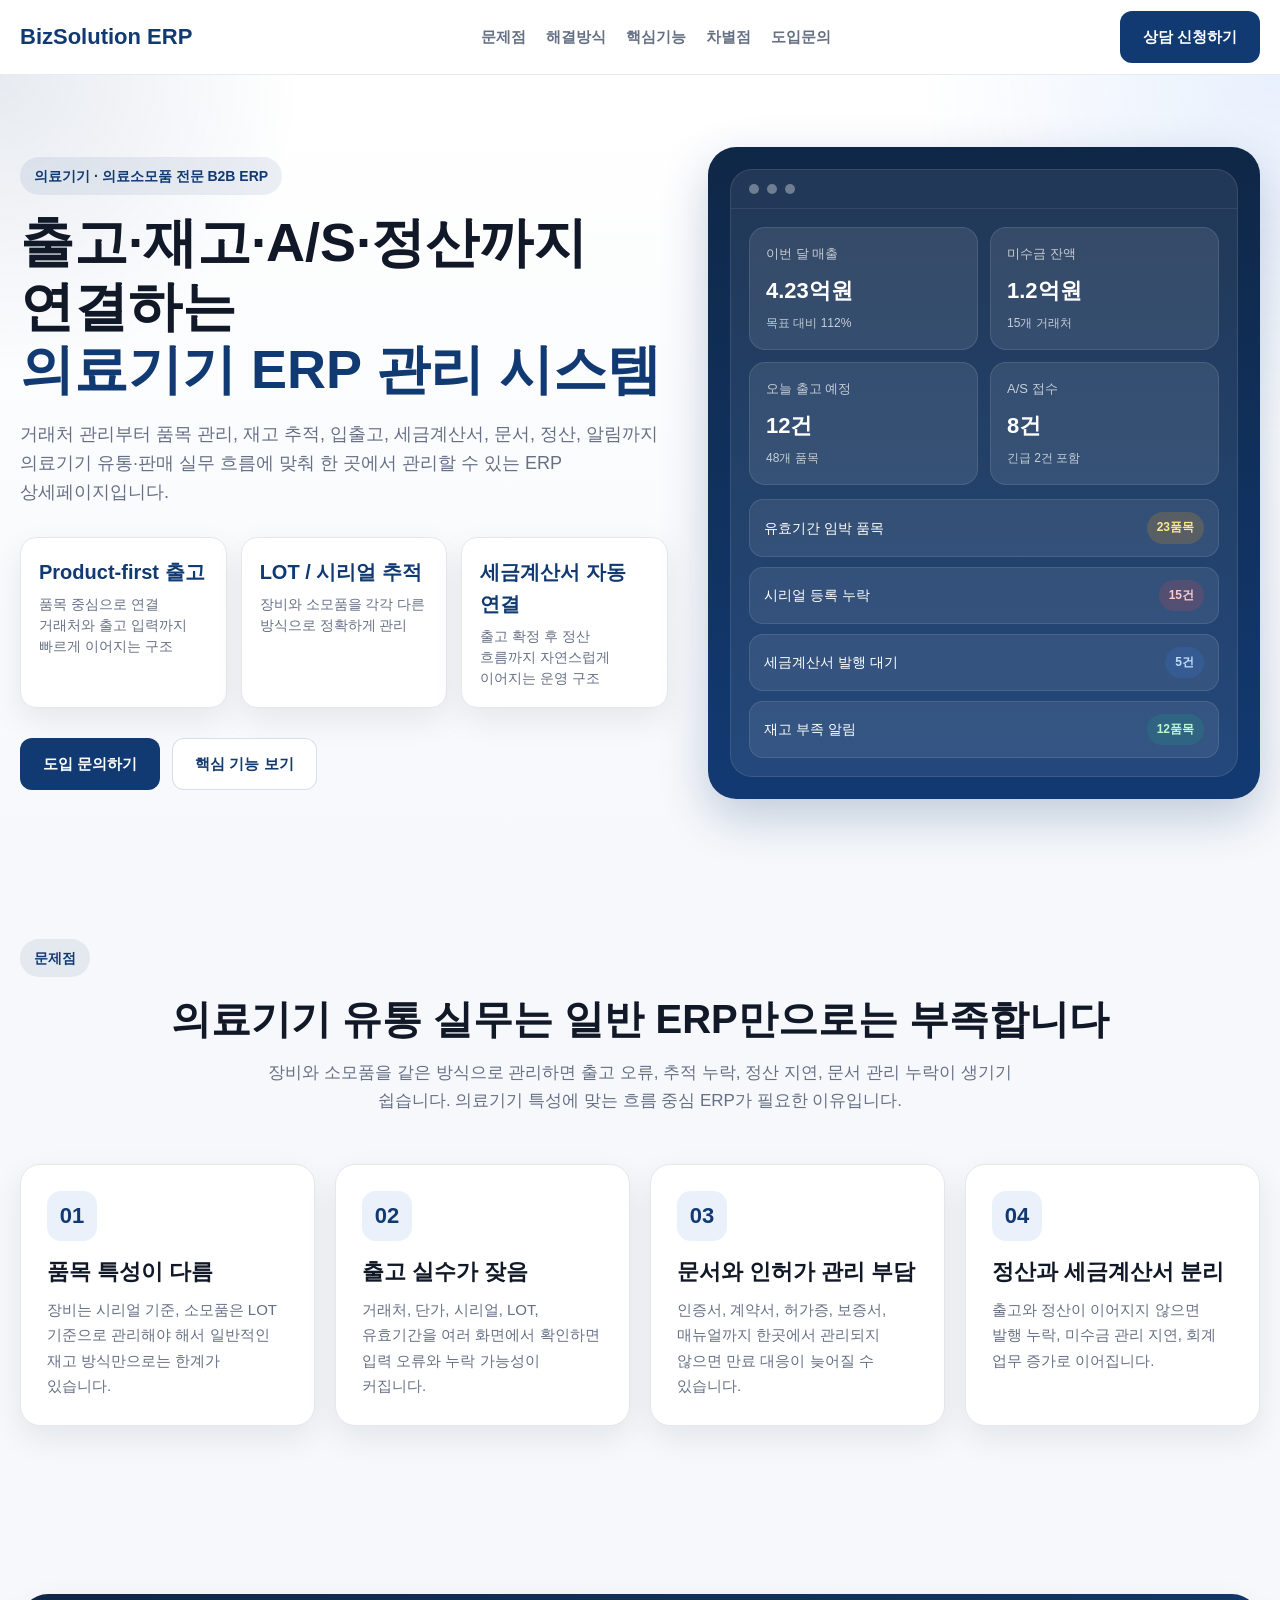
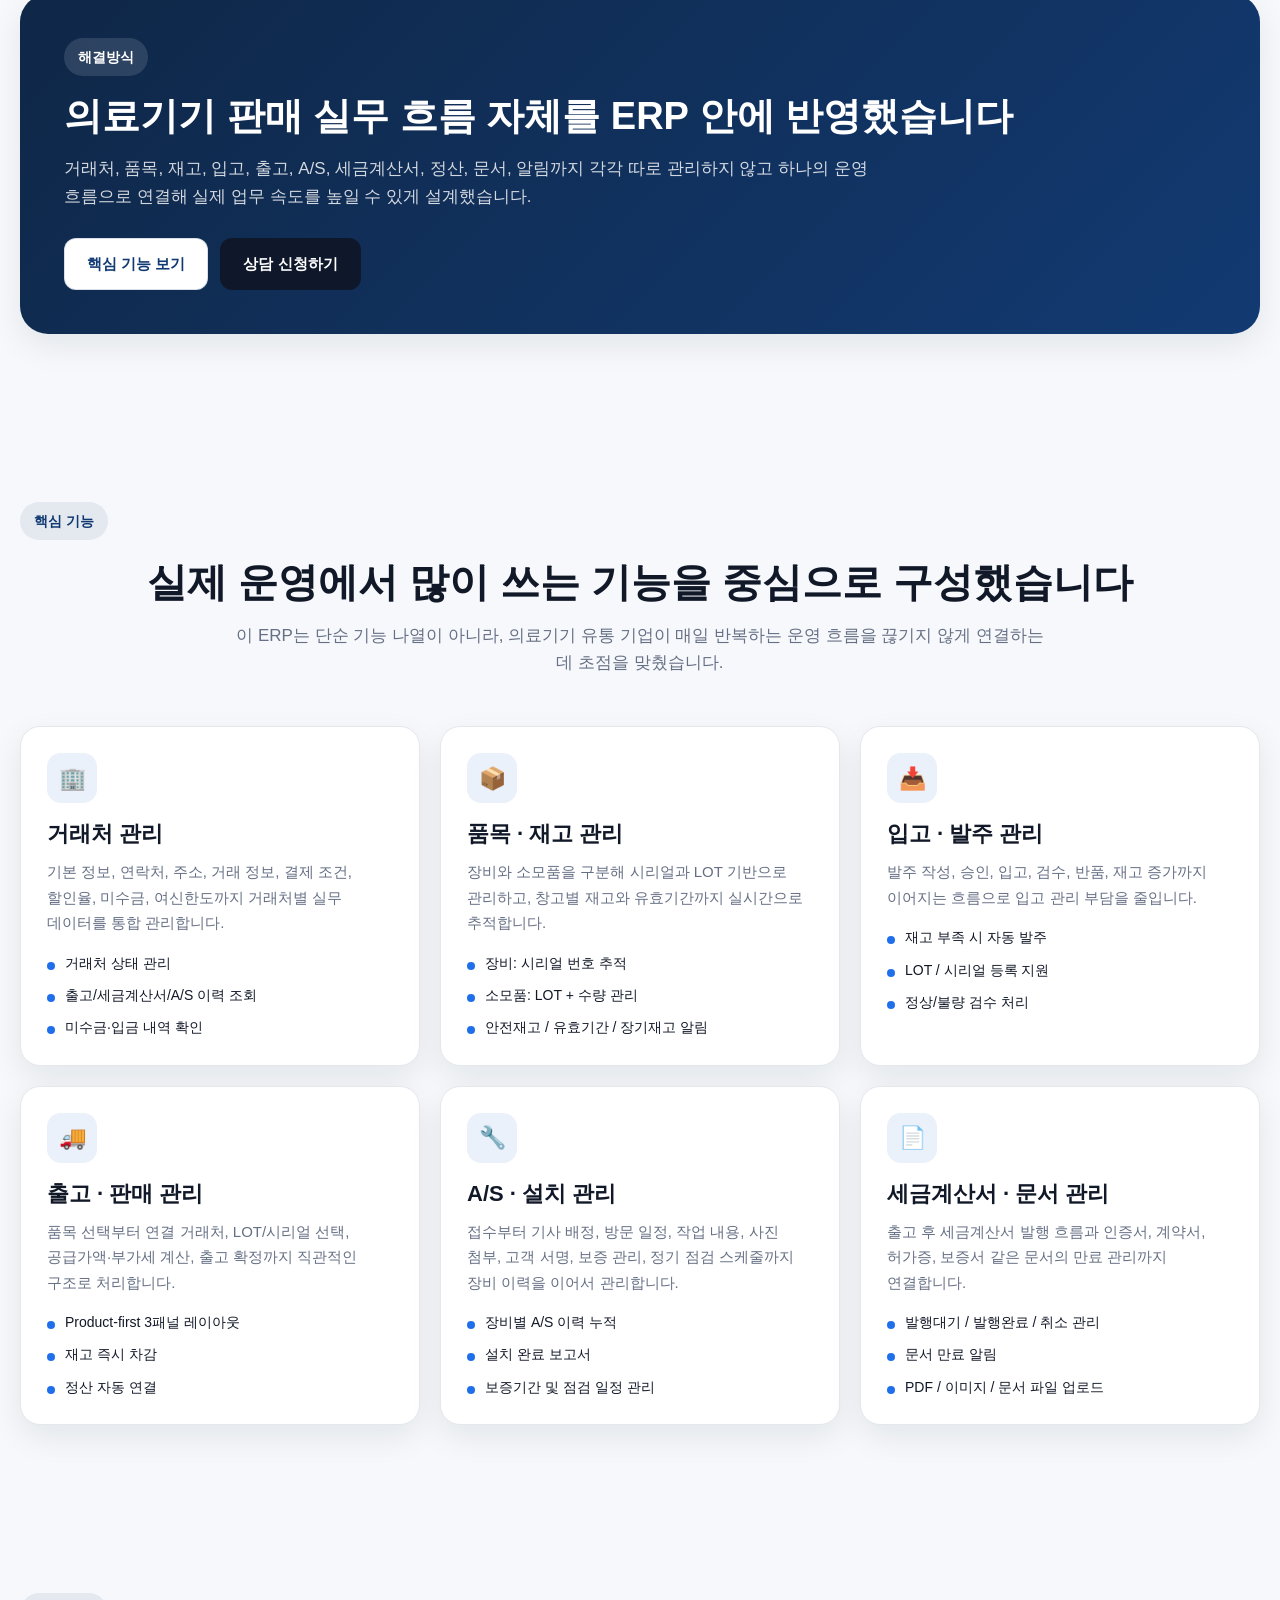
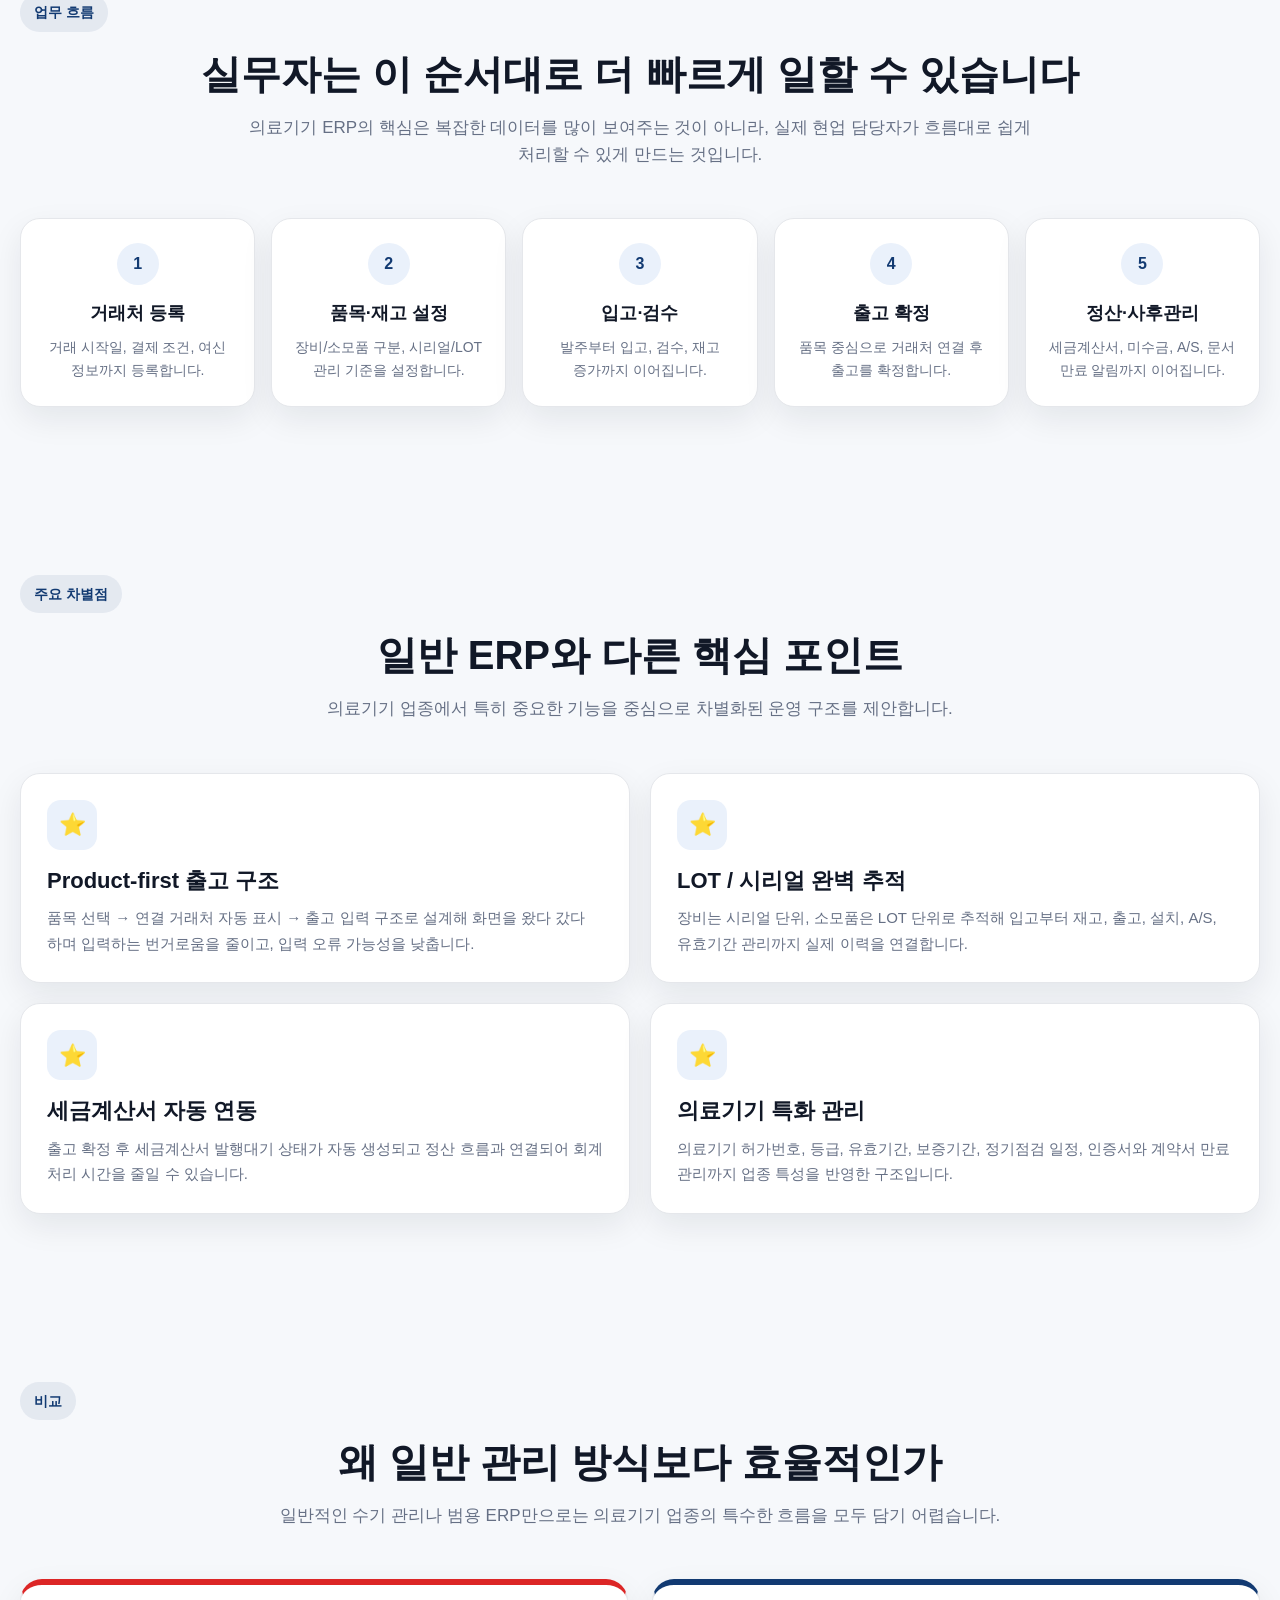
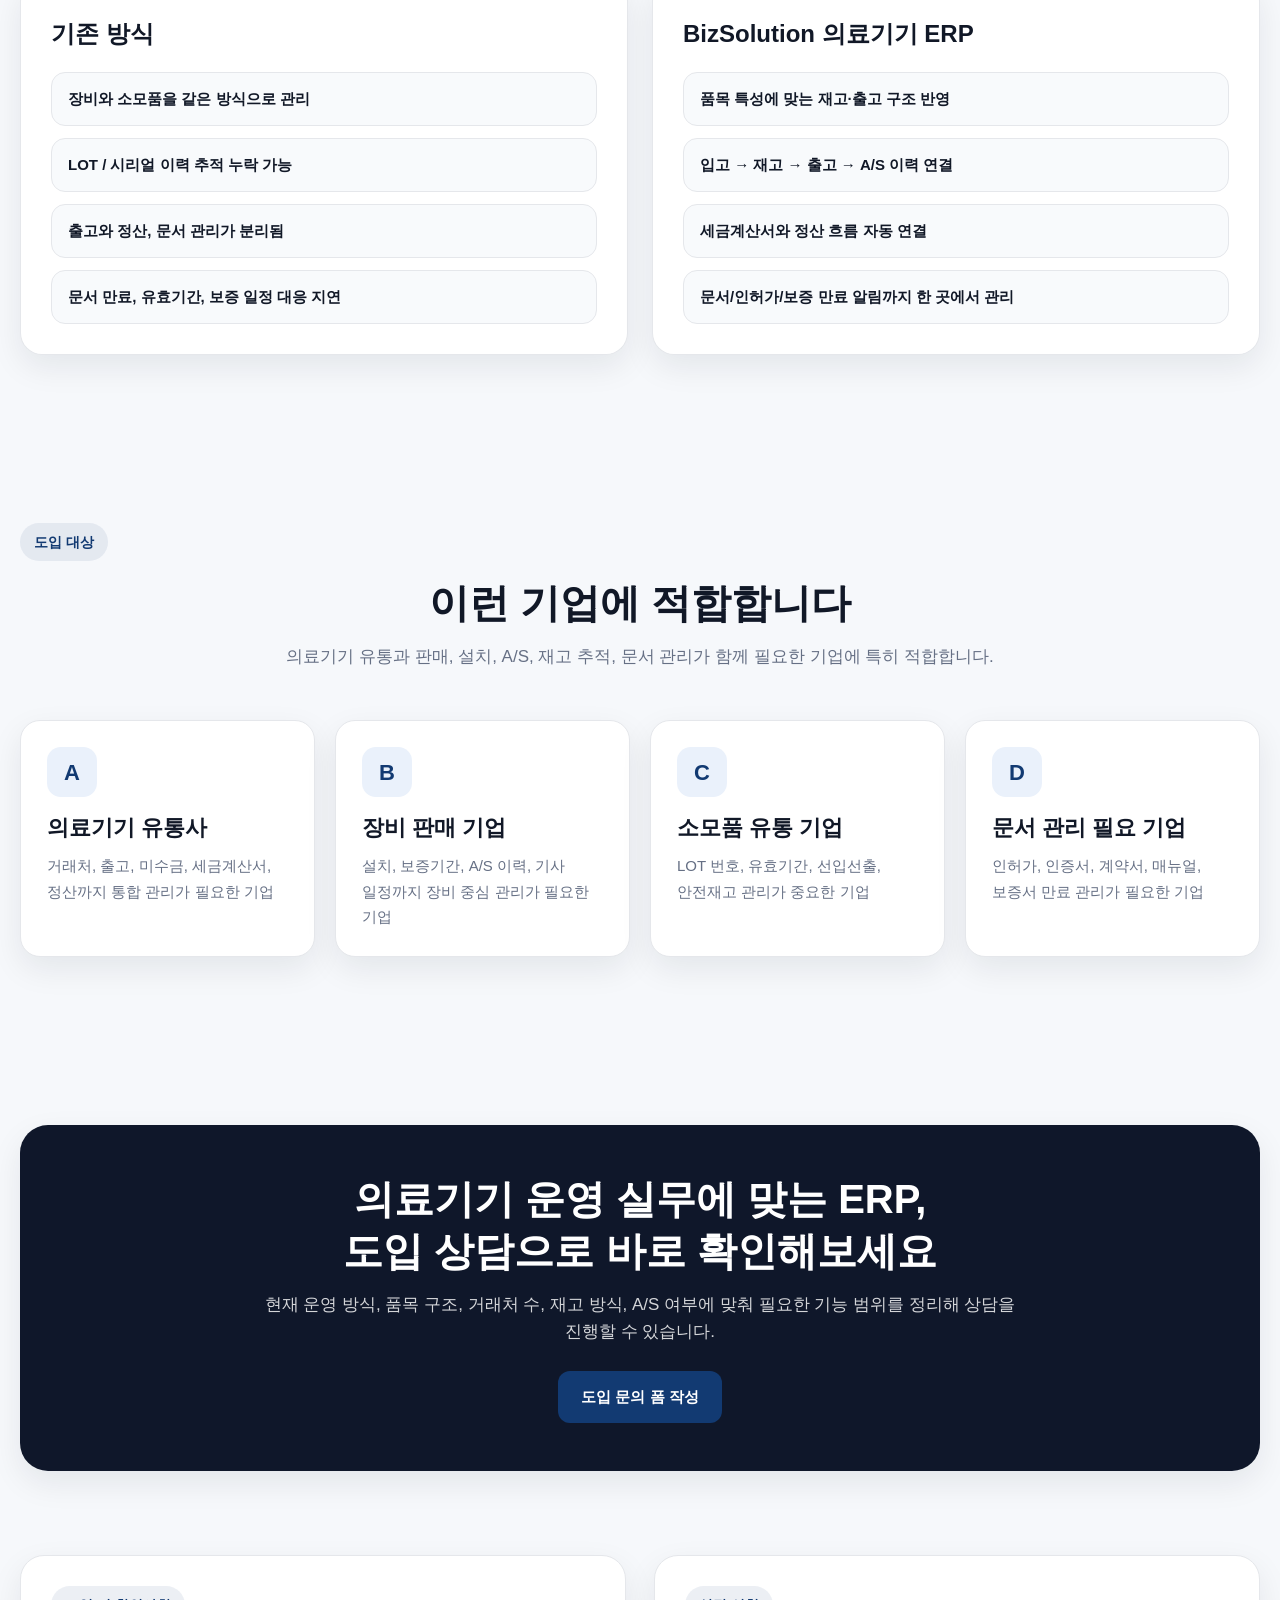
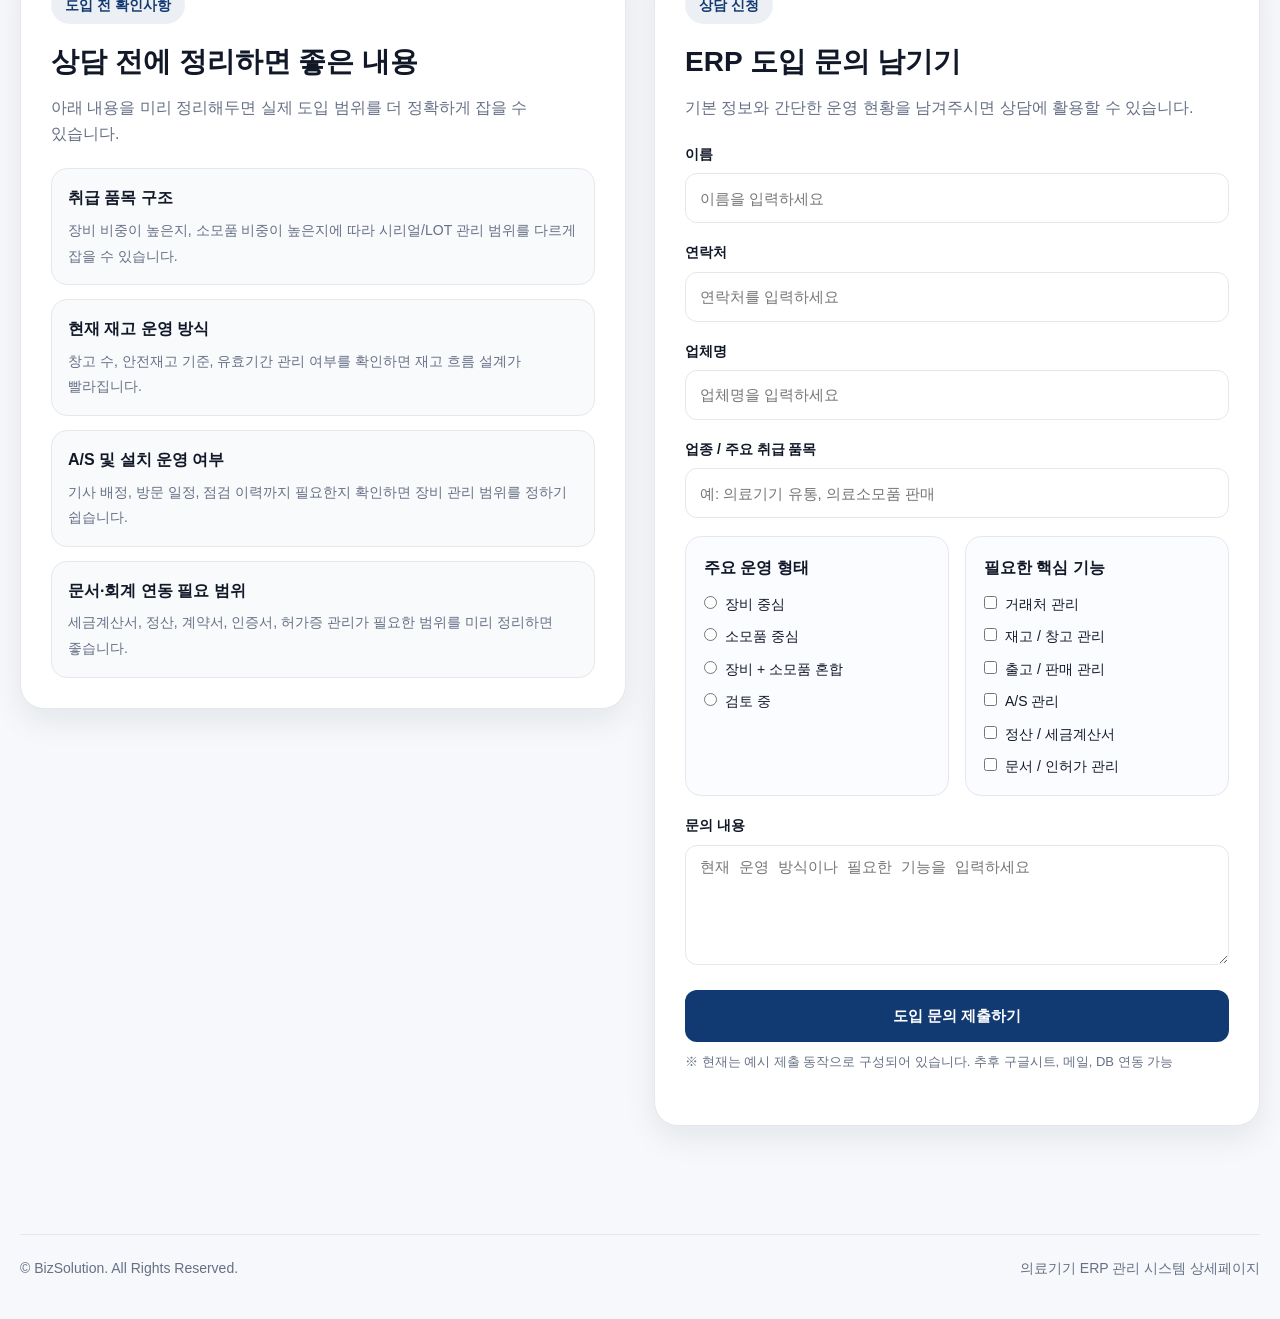
<file: erp-management.html>
<!DOCTYPE html>
<html lang="ko">

<head>
  <meta charset="UTF-8" />
  <meta name="viewport" content="width=device-width, initial-scale=1.0" />
  <title>의료기기 ERP 관리 시스템 | BizSolution</title>
  <style>
    * {
      box-sizing: border-box;
      margin: 0;
      padding: 0;
    }

    :root {
      --primary: #123a72;
      --primary-dark: #0d2c56;
      --accent: #1f6feb;
      --text: #111827;
      --subtext: #667085;
      --line: #e5e7eb;
      --bg: #f6f8fb;
      --white: #ffffff;
      --navy-soft: #eaf1fb;
      --danger: #dc2626;
      --success: #059669;
      --warning: #d97706;
      --shadow: 0 12px 32px rgba(15, 23, 42, 0.08);
      --radius-xl: 28px;
      --radius-lg: 20px;
      --radius-md: 14px;
      --max-width: 1240px;
    }

    body {
      font-family: "Pretendard", "Noto Sans KR", Arial, sans-serif;
      background: var(--bg);
      color: var(--text);
      line-height: 1.6;
      word-break: keep-all;
    }

    a {
      text-decoration: none;
      color: inherit;
    }

    img {
      display: block;
      max-width: 100%;
    }

    .container {
      width: min(100% - 32px, var(--max-width));
      margin: 0 auto;
    }

    .section {
      padding: 84px 0;
    }

    .badge {
      display: inline-flex;
      align-items: center;
      justify-content: center;
      padding: 8px 14px;
      border-radius: 999px;
      background: rgba(18, 58, 114, 0.08);
      color: var(--primary);
      font-size: 14px;
      font-weight: 800;
      margin-bottom: 16px;
    }

    .section-title {
      font-size: 40px;
      font-weight: 900;
      line-height: 1.3;
      text-align: center;
      margin-bottom: 14px;
    }

    .section-desc {
      max-width: 820px;
      margin: 0 auto 50px;
      text-align: center;
      color: var(--subtext);
      font-size: 17px;
    }

    .nav {
      position: sticky;
      top: 0;
      z-index: 100;
      background: rgba(255, 255, 255, 0.92);
      backdrop-filter: blur(10px);
      border-bottom: 1px solid rgba(229, 231, 235, 0.85);
    }

    .nav-inner {
      min-height: 74px;
      display: flex;
      align-items: center;
      justify-content: space-between;
      gap: 24px;
    }

    .brand {
      font-size: 22px;
      font-weight: 900;
      color: var(--primary);
    }

    .nav-menu {
      display: flex;
      gap: 20px;
      align-items: center;
      color: var(--subtext);
      font-size: 15px;
      font-weight: 700;
    }

    .nav-menu a:hover {
      color: var(--primary);
    }

    .btn-group {
      display: flex;
      gap: 12px;
      flex-wrap: wrap;
    }

    .btn {
      display: inline-flex;
      align-items: center;
      justify-content: center;
      min-height: 52px;
      padding: 0 22px;
      border-radius: 12px;
      border: 1px solid transparent;
      font-weight: 800;
      font-size: 15px;
      cursor: pointer;
      transition: 0.2s ease;
    }

    .btn-primary {
      background: var(--primary);
      color: var(--white);
    }

    .btn-primary:hover {
      background: var(--primary-dark);
    }

    .btn-outline {
      background: var(--white);
      color: var(--primary);
      border-color: rgba(18, 58, 114, 0.16);
    }

    .btn-outline:hover {
      border-color: var(--primary);
      background: #f9fbff;
    }

    .hero {
      padding: 72px 0 56px;
      background:
        radial-gradient(circle at top right, rgba(31, 111, 235, 0.10), transparent 24%),
        radial-gradient(circle at top left, rgba(18, 58, 114, 0.10), transparent 20%),
        linear-gradient(180deg, #ffffff 0%, #f6f8fb 100%);
    }

    .hero-grid {
      display: grid;
      grid-template-columns: 1.08fr 0.92fr;
      gap: 40px;
      align-items: center;
    }

    .hero-title {
      font-size: 54px;
      font-weight: 900;
      line-height: 1.18;
      margin-bottom: 18px;
    }

    .hero-title .accent {
      color: var(--primary);
    }

    .hero-desc {
      color: var(--subtext);
      font-size: 18px;
      margin-bottom: 28px;
      max-width: 640px;
    }

    .hero-points {
      display: grid;
      grid-template-columns: repeat(3, 1fr);
      gap: 14px;
      margin: 30px 0;
    }

    .hero-point {
      background: var(--white);
      border: 1px solid var(--line);
      border-radius: 16px;
      padding: 18px;
      box-shadow: var(--shadow);
    }

    .hero-point strong {
      display: block;
      color: var(--primary);
      font-size: 20px;
      margin-bottom: 6px;
    }

    .hero-point span {
      display: block;
      font-size: 14px;
      color: var(--subtext);
      line-height: 1.5;
    }

    .dashboard-card {
      background: linear-gradient(180deg, #0f2747 0%, #123a72 100%);
      color: var(--white);
      border-radius: 28px;
      padding: 22px;
      box-shadow: 0 18px 48px rgba(18, 58, 114, 0.24);
    }

    .dashboard-shell {
      border: 1px solid rgba(255, 255, 255, 0.10);
      border-radius: 22px;
      overflow: hidden;
      background: rgba(255, 255, 255, 0.08);
    }

    .shell-top {
      padding: 14px 18px;
      border-bottom: 1px solid rgba(255, 255, 255, 0.08);
      display: flex;
      gap: 8px;
      align-items: center;
    }

    .shell-dot {
      width: 10px;
      height: 10px;
      border-radius: 50%;
      background: rgba(255, 255, 255, 0.35);
    }

    .shell-body {
      padding: 18px;
    }

    .kpi-grid {
      display: grid;
      grid-template-columns: repeat(2, 1fr);
      gap: 12px;
      margin-bottom: 14px;
    }

    .kpi-box {
      background: rgba(255, 255, 255, 0.09);
      border: 1px solid rgba(255, 255, 255, 0.10);
      border-radius: 16px;
      padding: 16px;
    }

    .kpi-label {
      font-size: 13px;
      color: rgba(255, 255, 255, 0.72);
      margin-bottom: 8px;
    }

    .kpi-value {
      font-size: 22px;
      font-weight: 900;
      margin-bottom: 6px;
    }

    .kpi-sub {
      font-size: 12px;
      color: rgba(255, 255, 255, 0.72);
    }

    .mini-panels {
      display: grid;
      gap: 10px;
    }

    .mini-panel {
      display: flex;
      align-items: center;
      justify-content: space-between;
      gap: 12px;
      background: rgba(255, 255, 255, 0.08);
      border: 1px solid rgba(255, 255, 255, 0.10);
      border-radius: 14px;
      padding: 12px 14px;
      font-size: 14px;
    }

    .status {
      display: inline-flex;
      align-items: center;
      justify-content: center;
      padding: 6px 10px;
      border-radius: 999px;
      font-size: 12px;
      font-weight: 800;
      white-space: nowrap;
    }

    .status-blue {
      background: rgba(59, 130, 246, 0.16);
      color: #bfdbfe;
    }

    .status-red {
      background: rgba(239, 68, 68, 0.16);
      color: #fecaca;
    }

    .status-green {
      background: rgba(16, 185, 129, 0.16);
      color: #bbf7d0;
    }

    .status-orange {
      background: rgba(245, 158, 11, 0.18);
      color: #fde68a;
    }

    .card-grid-4,
    .card-grid-3,
    .card-grid-2 {
      display: grid;
      gap: 20px;
    }

    .card-grid-4 {
      grid-template-columns: repeat(4, 1fr);
    }

    .card-grid-3 {
      grid-template-columns: repeat(3, 1fr);
    }

    .card-grid-2 {
      grid-template-columns: repeat(2, 1fr);
    }

    .card {
      background: var(--white);
      border: 1px solid var(--line);
      border-radius: var(--radius-lg);
      padding: 26px;
      box-shadow: var(--shadow);
    }

    .card-icon {
      width: 50px;
      height: 50px;
      border-radius: 14px;
      display: flex;
      align-items: center;
      justify-content: center;
      background: var(--navy-soft);
      color: var(--primary);
      font-size: 22px;
      font-weight: 900;
      margin-bottom: 16px;
    }

    .card h3 {
      font-size: 22px;
      line-height: 1.35;
      margin-bottom: 10px;
    }

    .card p {
      color: var(--subtext);
      font-size: 15px;
      line-height: 1.7;
    }

    .feature-list {
      display: grid;
      gap: 10px;
      margin-top: 16px;
    }

    .feature-list li {
      list-style: none;
      position: relative;
      padding-left: 18px;
      color: var(--text);
      font-size: 14px;
      line-height: 1.6;
    }

    .feature-list li::before {
      content: "";
      position: absolute;
      left: 0;
      top: 10px;
      width: 8px;
      height: 8px;
      border-radius: 50%;
      background: var(--accent);
    }

    .highlight {
      background: linear-gradient(135deg, #0f2747 0%, #123a72 100%);
      color: var(--white);
      border-radius: var(--radius-xl);
      padding: 44px;
      box-shadow: var(--shadow);
    }

    .highlight h2 {
      font-size: 38px;
      line-height: 1.3;
      margin-bottom: 14px;
    }

    .highlight p {
      font-size: 17px;
      color: rgba(255, 255, 255, 0.82);
      max-width: 860px;
      margin-bottom: 28px;
    }

    .flow {
      display: grid;
      grid-template-columns: repeat(5, 1fr);
      gap: 16px;
    }

    .flow-step {
      background: var(--white);
      border: 1px solid var(--line);
      border-radius: 20px;
      padding: 24px 20px;
      box-shadow: var(--shadow);
      text-align: center;
    }

    .flow-step .num {
      width: 42px;
      height: 42px;
      border-radius: 50%;
      margin: 0 auto 14px;
      background: var(--navy-soft);
      color: var(--primary);
      display: flex;
      align-items: center;
      justify-content: center;
      font-weight: 900;
    }

    .flow-step h4 {
      font-size: 18px;
      margin-bottom: 8px;
    }

    .flow-step p {
      font-size: 14px;
      color: var(--subtext);
      line-height: 1.65;
    }

    .compare-wrap {
      display: grid;
      grid-template-columns: 1fr 1fr;
      gap: 24px;
    }

    .compare-card {
      background: var(--white);
      border-radius: 22px;
      padding: 30px;
      border: 1px solid var(--line);
      box-shadow: var(--shadow);
    }

    .compare-card.bad {
      border-top: 6px solid var(--danger);
    }

    .compare-card.good {
      border-top: 6px solid var(--primary);
    }

    .compare-card h3 {
      font-size: 24px;
      margin-bottom: 18px;
    }

    .compare-list {
      display: grid;
      gap: 12px;
    }

    .compare-item {
      background: #f8fafc;
      border: 1px solid var(--line);
      border-radius: 14px;
      padding: 14px 16px;
      font-weight: 700;
      font-size: 15px;
    }

    .cta-banner {
      background: #0f172a;
      color: var(--white);
      border-radius: 28px;
      padding: 48px;
      text-align: center;
      box-shadow: var(--shadow);
    }

    .cta-banner h2 {
      font-size: 40px;
      line-height: 1.3;
      margin-bottom: 14px;
    }

    .cta-banner p {
      max-width: 760px;
      margin: 0 auto 26px;
      color: rgba(255, 255, 255, 0.82);
      font-size: 17px;
    }

    .form-wrap {
      display: grid;
      grid-template-columns: 1fr 1fr;
      gap: 28px;
      align-items: start;
    }

    .form-box,
    .info-box {
      background: var(--white);
      border: 1px solid var(--line);
      border-radius: 24px;
      padding: 30px;
      box-shadow: var(--shadow);
    }

    .form-box h3,
    .info-box h3 {
      font-size: 28px;
      margin-bottom: 10px;
    }

    .form-box p,
    .info-box p {
      color: var(--subtext);
      margin-bottom: 22px;
    }

    .info-list {
      display: grid;
      gap: 14px;
    }

    .info-item {
      padding: 16px;
      border-radius: 16px;
      background: #f8fafc;
      border: 1px solid var(--line);
    }

    .info-item strong {
      display: block;
      margin-bottom: 6px;
      font-size: 16px;
    }

    .info-item span {
      color: var(--subtext);
      font-size: 14px;
      line-height: 1.6;
    }

    .form-group {
      margin-bottom: 18px;
    }

    .form-label {
      display: block;
      margin-bottom: 8px;
      font-size: 14px;
      font-weight: 800;
    }

    .form-control,
    .form-select,
    .form-textarea {
      width: 100%;
      min-height: 50px;
      border-radius: 12px;
      border: 1px solid var(--line);
      background: var(--white);
      padding: 12px 14px;
      font-size: 15px;
      outline: none;
      transition: border 0.2s ease;
    }

    .form-control:focus,
    .form-select:focus,
    .form-textarea:focus {
      border-color: var(--accent);
    }

    .form-textarea {
      min-height: 120px;
      resize: vertical;
    }

    .survey-grid {
      display: grid;
      grid-template-columns: 1fr 1fr;
      gap: 16px;
      margin-bottom: 18px;
    }

    .survey-card {
      padding: 18px;
      border-radius: 16px;
      border: 1px solid var(--line);
      background: #fafcff;
    }

    .survey-card h4 {
      font-size: 16px;
      margin-bottom: 12px;
    }

    .option-list {
      display: grid;
      gap: 10px;
    }

    .option-item {
      display: flex;
      align-items: flex-start;
      gap: 8px;
      font-size: 14px;
      color: var(--text);
    }

    .option-item input {
      margin-top: 3px;
    }

    .form-note {
      margin-top: 10px;
      font-size: 13px;
      color: var(--subtext);
    }

    .footer {
      padding: 24px 0 40px;
    }

    .footer-inner {
      border-top: 1px solid var(--line);
      padding-top: 22px;
      display: flex;
      justify-content: space-between;
      gap: 16px;
      flex-wrap: wrap;
      color: var(--subtext);
      font-size: 14px;
    }

    .toast {
      position: fixed;
      right: 20px;
      bottom: 20px;
      background: #111827;
      color: #fff;
      padding: 14px 18px;
      border-radius: 12px;
      font-size: 14px;
      font-weight: 800;
      box-shadow: var(--shadow);
      opacity: 0;
      visibility: hidden;
      transform: translateY(10px);
      transition: 0.25s ease;
      z-index: 999;
    }

    .toast.show {
      opacity: 1;
      visibility: visible;
      transform: translateY(0);
    }

    @media (max-width: 1100px) {

      .hero-grid,
      .form-wrap,
      .compare-wrap,
      .card-grid-2,
      .survey-grid {
        grid-template-columns: 1fr;
      }

      .card-grid-4 {
        grid-template-columns: repeat(2, 1fr);
      }

      .card-grid-3 {
        grid-template-columns: 1fr;
      }

      .flow {
        grid-template-columns: repeat(3, 1fr);
      }

      .hero-points {
        grid-template-columns: 1fr;
      }

      .hero-title {
        font-size: 46px;
      }

      .section-title {
        font-size: 34px;
      }
    }

    @media (max-width: 768px) {
      .nav-inner {
        flex-direction: column;
        justify-content: center;
        padding: 14px 0;
      }

      .nav-menu {
        flex-wrap: wrap;
        justify-content: center;
        gap: 12px;
      }

      .hero {
        padding-top: 54px;
      }

      .hero-title {
        font-size: 34px;
      }

      .section {
        padding: 60px 0;
      }

      .section-title {
        font-size: 28px;
      }

      .card-grid-4,
      .flow {
        grid-template-columns: 1fr;
      }

      .highlight,
      .cta-banner,
      .card,
      .form-box,
      .info-box,
      .compare-card {
        padding: 24px;
      }

      .cta-banner h2,
      .highlight h2 {
        font-size: 28px;
      }

      .btn-group {
        flex-direction: column;
      }

      .btn {
        width: 100%;
      }
    }
  </style>
</head>

<body>

  <header class="nav">
    <div class="container nav-inner">
      <a href="#" class="brand">BizSolution ERP</a>
      <nav class="nav-menu">
        <a href="#problem">문제점</a>
        <a href="#solution">해결방식</a>
        <a href="#features">핵심기능</a>
        <a href="#advantage">차별점</a>
        <a href="#contact">도입문의</a>
      </nav>
      <a href="#contact" class="btn btn-primary">상담 신청하기</a>
    </div>
  </header>

  <main>
    <section class="hero">
      <div class="container hero-grid">
        <div>
          <div class="badge">의료기기 · 의료소모품 전문 B2B ERP</div>
          <h1 class="hero-title">
            출고·재고·A/S·정산까지 연결하는<br />
            <span class="accent">의료기기 ERP 관리 시스템</span>
          </h1>
          <p class="hero-desc">
            거래처 관리부터 품목 관리, 재고 추적, 입출고, 세금계산서, 문서, 정산, 알림까지
            의료기기 유통·판매 실무 흐름에 맞춰 한 곳에서 관리할 수 있는 ERP 상세페이지입니다.
          </p>

          <div class="hero-points">
            <div class="hero-point">
              <strong>Product-first 출고</strong>
              <span>품목 중심으로 연결 거래처와 출고 입력까지 빠르게 이어지는 구조</span>
            </div>
            <div class="hero-point">
              <strong>LOT / 시리얼 추적</strong>
              <span>장비와 소모품을 각각 다른 방식으로 정확하게 관리</span>
            </div>
            <div class="hero-point">
              <strong>세금계산서 자동 연결</strong>
              <span>출고 확정 후 정산 흐름까지 자연스럽게 이어지는 운영 구조</span>
            </div>
          </div>

          <div class="btn-group">
            <a href="#contact" class="btn btn-primary">도입 문의하기</a>
            <a href="#features" class="btn btn-outline">핵심 기능 보기</a>
          </div>
        </div>

        <div class="dashboard-card">
          <div class="dashboard-shell">
            <div class="shell-top">
              <span class="shell-dot"></span>
              <span class="shell-dot"></span>
              <span class="shell-dot"></span>
            </div>
            <div class="shell-body">
              <div class="kpi-grid">
                <div class="kpi-box">
                  <div class="kpi-label">이번 달 매출</div>
                  <div class="kpi-value">4.23억원</div>
                  <div class="kpi-sub">목표 대비 112%</div>
                </div>
                <div class="kpi-box">
                  <div class="kpi-label">미수금 잔액</div>
                  <div class="kpi-value">1.2억원</div>
                  <div class="kpi-sub">15개 거래처</div>
                </div>
                <div class="kpi-box">
                  <div class="kpi-label">오늘 출고 예정</div>
                  <div class="kpi-value">12건</div>
                  <div class="kpi-sub">48개 품목</div>
                </div>
                <div class="kpi-box">
                  <div class="kpi-label">A/S 접수</div>
                  <div class="kpi-value">8건</div>
                  <div class="kpi-sub">긴급 2건 포함</div>
                </div>
              </div>

              <div class="mini-panels">
                <div class="mini-panel">
                  <span>유효기간 임박 품목</span>
                  <span class="status status-orange">23품목</span>
                </div>
                <div class="mini-panel">
                  <span>시리얼 등록 누락</span>
                  <span class="status status-red">15건</span>
                </div>
                <div class="mini-panel">
                  <span>세금계산서 발행 대기</span>
                  <span class="status status-blue">5건</span>
                </div>
                <div class="mini-panel">
                  <span>재고 부족 알림</span>
                  <span class="status status-green">12품목</span>
                </div>
              </div>
            </div>
          </div>
        </div>
      </div>
    </section>

    <section id="problem" class="section">
      <div class="container">
        <div class="badge">문제점</div>
        <h2 class="section-title">의료기기 유통 실무는 일반 ERP만으로는 부족합니다</h2>
        <p class="section-desc">
          장비와 소모품을 같은 방식으로 관리하면 출고 오류, 추적 누락, 정산 지연, 문서 관리 누락이 생기기 쉽습니다.
          의료기기 특성에 맞는 흐름 중심 ERP가 필요한 이유입니다.
        </p>

        <div class="card-grid-4">
          <div class="card">
            <div class="card-icon">01</div>
            <h3>품목 특성이 다름</h3>
            <p>장비는 시리얼 기준, 소모품은 LOT 기준으로 관리해야 해서 일반적인 재고 방식만으로는 한계가 있습니다.</p>
          </div>
          <div class="card">
            <div class="card-icon">02</div>
            <h3>출고 실수가 잦음</h3>
            <p>거래처, 단가, 시리얼, LOT, 유효기간을 여러 화면에서 확인하면 입력 오류와 누락 가능성이 커집니다.</p>
          </div>
          <div class="card">
            <div class="card-icon">03</div>
            <h3>문서와 인허가 관리 부담</h3>
            <p>인증서, 계약서, 허가증, 보증서, 매뉴얼까지 한곳에서 관리되지 않으면 만료 대응이 늦어질 수 있습니다.</p>
          </div>
          <div class="card">
            <div class="card-icon">04</div>
            <h3>정산과 세금계산서 분리</h3>
            <p>출고와 정산이 이어지지 않으면 발행 누락, 미수금 관리 지연, 회계 업무 증가로 이어집니다.</p>
          </div>
        </div>
      </div>
    </section>

    <section id="solution" class="section">
      <div class="container">
        <div class="highlight">
          <div class="badge" style="background: rgba(255,255,255,0.12); color: #fff;">해결방식</div>
          <h2>의료기기 판매 실무 흐름 자체를 ERP 안에 반영했습니다</h2>
          <p>
            거래처, 품목, 재고, 입고, 출고, A/S, 세금계산서, 정산, 문서, 알림까지
            각각 따로 관리하지 않고 하나의 운영 흐름으로 연결해 실제 업무 속도를 높일 수 있게 설계했습니다.
          </p>
          <div class="btn-group">
            <a href="#features" class="btn btn-outline" style="background:#fff; color:#123a72;">핵심 기능 보기</a>
            <a href="#contact" class="btn btn-primary" style="background:#0f172a;">상담 신청하기</a>
          </div>
        </div>
      </div>
    </section>

    <section id="features" class="section">
      <div class="container">
        <div class="badge">핵심 기능</div>
        <h2 class="section-title">실제 운영에서 많이 쓰는 기능을 중심으로 구성했습니다</h2>
        <p class="section-desc">
          이 ERP는 단순 기능 나열이 아니라, 의료기기 유통 기업이 매일 반복하는 운영 흐름을
          끊기지 않게 연결하는 데 초점을 맞췄습니다.
        </p>

        <div class="card-grid-3">
          <div class="card">
            <div class="card-icon">🏢</div>
            <h3>거래처 관리</h3>
            <p>기본 정보, 연락처, 주소, 거래 정보, 결제 조건, 할인율, 미수금, 여신한도까지 거래처별 실무 데이터를 통합 관리합니다.</p>
            <ul class="feature-list">
              <li>거래처 상태 관리</li>
              <li>출고/세금계산서/A/S 이력 조회</li>
              <li>미수금·입금 내역 확인</li>
            </ul>
          </div>

          <div class="card">
            <div class="card-icon">📦</div>
            <h3>품목 · 재고 관리</h3>
            <p>장비와 소모품을 구분해 시리얼과 LOT 기반으로 관리하고, 창고별 재고와 유효기간까지 실시간으로 추적합니다.</p>
            <ul class="feature-list">
              <li>장비: 시리얼 번호 추적</li>
              <li>소모품: LOT + 수량 관리</li>
              <li>안전재고 / 유효기간 / 장기재고 알림</li>
            </ul>
          </div>

          <div class="card">
            <div class="card-icon">📥</div>
            <h3>입고 · 발주 관리</h3>
            <p>발주 작성, 승인, 입고, 검수, 반품, 재고 증가까지 이어지는 흐름으로 입고 관리 부담을 줄입니다.</p>
            <ul class="feature-list">
              <li>재고 부족 시 자동 발주</li>
              <li>LOT / 시리얼 등록 지원</li>
              <li>정상/불량 검수 처리</li>
            </ul>
          </div>

          <div class="card">
            <div class="card-icon">🚚</div>
            <h3>출고 · 판매 관리</h3>
            <p>품목 선택부터 연결 거래처, LOT/시리얼 선택, 공급가액·부가세 계산, 출고 확정까지 직관적인 구조로 처리합니다.</p>
            <ul class="feature-list">
              <li>Product-first 3패널 레이아웃</li>
              <li>재고 즉시 차감</li>
              <li>정산 자동 연결</li>
            </ul>
          </div>

          <div class="card">
            <div class="card-icon">🔧</div>
            <h3>A/S · 설치 관리</h3>
            <p>접수부터 기사 배정, 방문 일정, 작업 내용, 사진 첨부, 고객 서명, 보증 관리, 정기 점검 스케줄까지 장비 이력을 이어서 관리합니다.</p>
            <ul class="feature-list">
              <li>장비별 A/S 이력 누적</li>
              <li>설치 완료 보고서</li>
              <li>보증기간 및 점검 일정 관리</li>
            </ul>
          </div>

          <div class="card">
            <div class="card-icon">📄</div>
            <h3>세금계산서 · 문서 관리</h3>
            <p>출고 후 세금계산서 발행 흐름과 인증서, 계약서, 허가증, 보증서 같은 문서의 만료 관리까지 연결합니다.</p>
            <ul class="feature-list">
              <li>발행대기 / 발행완료 / 취소 관리</li>
              <li>문서 만료 알림</li>
              <li>PDF / 이미지 / 문서 파일 업로드</li>
            </ul>
          </div>
        </div>
      </div>
    </section>

    <section class="section">
      <div class="container">
        <div class="badge">업무 흐름</div>
        <h2 class="section-title">실무자는 이 순서대로 더 빠르게 일할 수 있습니다</h2>
        <p class="section-desc">
          의료기기 ERP의 핵심은 복잡한 데이터를 많이 보여주는 것이 아니라,
          실제 현업 담당자가 흐름대로 쉽게 처리할 수 있게 만드는 것입니다.
        </p>

        <div class="flow">
          <div class="flow-step">
            <div class="num">1</div>
            <h4>거래처 등록</h4>
            <p>거래 시작일, 결제 조건, 여신 정보까지 등록합니다.</p>
          </div>
          <div class="flow-step">
            <div class="num">2</div>
            <h4>품목·재고 설정</h4>
            <p>장비/소모품 구분, 시리얼/LOT 관리 기준을 설정합니다.</p>
          </div>
          <div class="flow-step">
            <div class="num">3</div>
            <h4>입고·검수</h4>
            <p>발주부터 입고, 검수, 재고 증가까지 이어집니다.</p>
          </div>
          <div class="flow-step">
            <div class="num">4</div>
            <h4>출고 확정</h4>
            <p>품목 중심으로 거래처 연결 후 출고를 확정합니다.</p>
          </div>
          <div class="flow-step">
            <div class="num">5</div>
            <h4>정산·사후관리</h4>
            <p>세금계산서, 미수금, A/S, 문서 만료 알림까지 이어집니다.</p>
          </div>
        </div>
      </div>
    </section>

    <section id="advantage" class="section">
      <div class="container">
        <div class="badge">주요 차별점</div>
        <h2 class="section-title">일반 ERP와 다른 핵심 포인트</h2>
        <p class="section-desc">
          의료기기 업종에서 특히 중요한 기능을 중심으로 차별화된 운영 구조를 제안합니다.
        </p>

        <div class="card-grid-2">
          <div class="card">
            <div class="card-icon">⭐</div>
            <h3>Product-first 출고 구조</h3>
            <p>
              품목 선택 → 연결 거래처 자동 표시 → 출고 입력 구조로 설계해
              화면을 왔다 갔다 하며 입력하는 번거로움을 줄이고, 입력 오류 가능성을 낮춥니다.
            </p>
          </div>

          <div class="card">
            <div class="card-icon">⭐</div>
            <h3>LOT / 시리얼 완벽 추적</h3>
            <p>
              장비는 시리얼 단위, 소모품은 LOT 단위로 추적해
              입고부터 재고, 출고, 설치, A/S, 유효기간 관리까지 실제 이력을 연결합니다.
            </p>
          </div>

          <div class="card">
            <div class="card-icon">⭐</div>
            <h3>세금계산서 자동 연동</h3>
            <p>
              출고 확정 후 세금계산서 발행대기 상태가 자동 생성되고
              정산 흐름과 연결되어 회계 처리 시간을 줄일 수 있습니다.
            </p>
          </div>

          <div class="card">
            <div class="card-icon">⭐</div>
            <h3>의료기기 특화 관리</h3>
            <p>
              의료기기 허가번호, 등급, 유효기간, 보증기간, 정기점검 일정,
              인증서와 계약서 만료 관리까지 업종 특성을 반영한 구조입니다.
            </p>
          </div>
        </div>
      </div>
    </section>

    <section class="section">
      <div class="container">
        <div class="badge">비교</div>
        <h2 class="section-title">왜 일반 관리 방식보다 효율적인가</h2>
        <p class="section-desc">
          일반적인 수기 관리나 범용 ERP만으로는 의료기기 업종의 특수한 흐름을 모두 담기 어렵습니다.
        </p>

        <div class="compare-wrap">
          <div class="compare-card bad">
            <h3>기존 방식</h3>
            <div class="compare-list">
              <div class="compare-item">장비와 소모품을 같은 방식으로 관리</div>
              <div class="compare-item">LOT / 시리얼 이력 추적 누락 가능</div>
              <div class="compare-item">출고와 정산, 문서 관리가 분리됨</div>
              <div class="compare-item">문서 만료, 유효기간, 보증 일정 대응 지연</div>
            </div>
          </div>

          <div class="compare-card good">
            <h3>BizSolution 의료기기 ERP</h3>
            <div class="compare-list">
              <div class="compare-item">품목 특성에 맞는 재고·출고 구조 반영</div>
              <div class="compare-item">입고 → 재고 → 출고 → A/S 이력 연결</div>
              <div class="compare-item">세금계산서와 정산 흐름 자동 연결</div>
              <div class="compare-item">문서/인허가/보증 만료 알림까지 한 곳에서 관리</div>
            </div>
          </div>
        </div>
      </div>
    </section>

    <section class="section">
      <div class="container">
        <div class="badge">도입 대상</div>
        <h2 class="section-title">이런 기업에 적합합니다</h2>
        <p class="section-desc">
          의료기기 유통과 판매, 설치, A/S, 재고 추적, 문서 관리가 함께 필요한 기업에 특히 적합합니다.
        </p>

        <div class="card-grid-4">
          <div class="card">
            <div class="card-icon">A</div>
            <h3>의료기기 유통사</h3>
            <p>거래처, 출고, 미수금, 세금계산서, 정산까지 통합 관리가 필요한 기업</p>
          </div>
          <div class="card">
            <div class="card-icon">B</div>
            <h3>장비 판매 기업</h3>
            <p>설치, 보증기간, A/S 이력, 기사 일정까지 장비 중심 관리가 필요한 기업</p>
          </div>
          <div class="card">
            <div class="card-icon">C</div>
            <h3>소모품 유통 기업</h3>
            <p>LOT 번호, 유효기간, 선입선출, 안전재고 관리가 중요한 기업</p>
          </div>
          <div class="card">
            <div class="card-icon">D</div>
            <h3>문서 관리 필요 기업</h3>
            <p>인허가, 인증서, 계약서, 매뉴얼, 보증서 만료 관리가 필요한 기업</p>
          </div>
        </div>
      </div>
    </section>

    <section id="contact" class="section">
      <div class="container">
        <div class="cta-banner">
          <h2>의료기기 운영 실무에 맞는 ERP,<br>도입 상담으로 바로 확인해보세요</h2>
          <p>
            현재 운영 방식, 품목 구조, 거래처 수, 재고 방식, A/S 여부에 맞춰
            필요한 기능 범위를 정리해 상담을 진행할 수 있습니다.
          </p>
          <div class="btn-group" style="justify-content:center;">
            <a href="#consult-form" class="btn btn-primary">도입 문의 폼 작성</a>
          </div>
        </div>
      </div>
    </section>

    <section class="section" style="padding-top:0;">
      <div class="container form-wrap">
        <div class="info-box">
          <div class="badge">도입 전 확인사항</div>
          <h3>상담 전에 정리하면 좋은 내용</h3>
          <p>아래 내용을 미리 정리해두면 실제 도입 범위를 더 정확하게 잡을 수 있습니다.</p>

          <div class="info-list">
            <div class="info-item">
              <strong>취급 품목 구조</strong>
              <span>장비 비중이 높은지, 소모품 비중이 높은지에 따라 시리얼/LOT 관리 범위를 다르게 잡을 수 있습니다.</span>
            </div>
            <div class="info-item">
              <strong>현재 재고 운영 방식</strong>
              <span>창고 수, 안전재고 기준, 유효기간 관리 여부를 확인하면 재고 흐름 설계가 빨라집니다.</span>
            </div>
            <div class="info-item">
              <strong>A/S 및 설치 운영 여부</strong>
              <span>기사 배정, 방문 일정, 점검 이력까지 필요한지 확인하면 장비 관리 범위를 정하기 쉽습니다.</span>
            </div>
            <div class="info-item">
              <strong>문서·회계 연동 필요 범위</strong>
              <span>세금계산서, 정산, 계약서, 인증서, 허가증 관리가 필요한 범위를 미리 정리하면 좋습니다.</span>
            </div>
          </div>
        </div>

        <div class="form-box">
          <div class="badge">상담 신청</div>
          <h3 id="consult-form">ERP 도입 문의 남기기</h3>
          <p>기본 정보와 간단한 운영 현황을 남겨주시면 상담에 활용할 수 있습니다.</p>

          <form id="erpForm">
            <div class="form-group">
              <label class="form-label" for="name">이름</label>
              <input type="text" id="name" name="name" class="form-control" placeholder="이름을 입력하세요" required />
            </div>

            <div class="form-group">
              <label class="form-label" for="phone">연락처</label>
              <input type="tel" id="phone" name="phone" class="form-control" placeholder="연락처를 입력하세요" required />
            </div>

            <div class="form-group">
              <label class="form-label" for="company">업체명</label>
              <input type="text" id="company" name="company" class="form-control" placeholder="업체명을 입력하세요" />
            </div>

            <div class="form-group">
              <label class="form-label" for="business">업종 / 주요 취급 품목</label>
              <input type="text" id="business" name="business" class="form-control"
                placeholder="예: 의료기기 유통, 의료소모품 판매" />
            </div>

            <div class="survey-grid">
              <div class="survey-card">
                <h4>주요 운영 형태</h4>
                <div class="option-list">
                  <label class="option-item"><input type="radio" name="operationType" value="장비 중심" /> 장비 중심</label>
                  <label class="option-item"><input type="radio" name="operationType" value="소모품 중심" /> 소모품 중심</label>
                  <label class="option-item"><input type="radio" name="operationType" value="장비+소모품 혼합" /> 장비 + 소모품
                    혼합</label>
                  <label class="option-item"><input type="radio" name="operationType" value="검토 중" /> 검토 중</label>
                </div>
              </div>

              <div class="survey-card">
                <h4>필요한 핵심 기능</h4>
                <div class="option-list">
                  <label class="option-item"><input type="checkbox" name="needs" value="거래처 관리" /> 거래처 관리</label>
                  <label class="option-item"><input type="checkbox" name="needs" value="재고/창고 관리" /> 재고 / 창고 관리</label>
                  <label class="option-item"><input type="checkbox" name="needs" value="출고/판매 관리" /> 출고 / 판매 관리</label>
                  <label class="option-item"><input type="checkbox" name="needs" value="A/S 관리" /> A/S 관리</label>
                  <label class="option-item"><input type="checkbox" name="needs" value="정산/세금계산서" /> 정산 / 세금계산서</label>
                  <label class="option-item"><input type="checkbox" name="needs" value="문서/인허가 관리" /> 문서 / 인허가
                    관리</label>
                </div>
              </div>
            </div>

            <div class="form-group">
              <label class="form-label" for="message">문의 내용</label>
              <textarea id="message" name="message" class="form-textarea"
                placeholder="현재 운영 방식이나 필요한 기능을 입력하세요"></textarea>
            </div>

            <button type="submit" class="btn btn-primary" style="width:100%;">도입 문의 제출하기</button>
            <p class="form-note">
              ※ 현재는 예시 제출 동작으로 구성되어 있습니다. 추후 구글시트, 메일, DB 연동 가능
            </p>
          </form>
        </div>
      </div>
    </section>
  </main>

  <footer class="footer">
    <div class="container footer-inner">
      <div>© BizSolution. All Rights Reserved.</div>
      <div>의료기기 ERP 관리 시스템 상세페이지</div>
    </div>
  </footer>

  <div class="toast" id="toast">도입 문의가 접수되었습니다.</div>

  <script>
    const form = document.getElementById("erpForm");
    const toast = document.getElementById("toast");

    function showToast(message) {
      toast.textContent = message;
      toast.classList.add("show");
      setTimeout(() => {
        toast.classList.remove("show");
      }, 2500);
    }

    form.addEventListener("submit", function (e) {
      e.preventDefault();

      const name = document.getElementById("name").value.trim();
      const phone = document.getElementById("phone").value.trim();

      if (!name || !phone) {
        showToast("이름과 연락처를 입력해주세요.");
        return;
      }

      const formData = new FormData(form);
      const result = {
        name: formData.get("name"),
        phone: formData.get("phone"),
        company: formData.get("company"),
        business: formData.get("business"),
        operationType: formData.get("operationType"),
        needs: formData.getAll("needs"),
        message: formData.get("message")
      };

      console.log("ERP 문의 데이터:", result);
      showToast("도입 문의가 접수되었습니다.");
      form.reset();
    });

    document.querySelectorAll('a[href^="#"]').forEach(link => {
      link.addEventListener("click", function (e) {
        const targetId = this.getAttribute("href");
        if (targetId.length > 1) {
          const.querySelector(targetId);
          if (target) {
            e.preventDefault();
            target.scrollIntoView({ behavior: "smooth", block: "start" });
          }
        }
      });
    });
  </script>
</body>

</html>
</file>
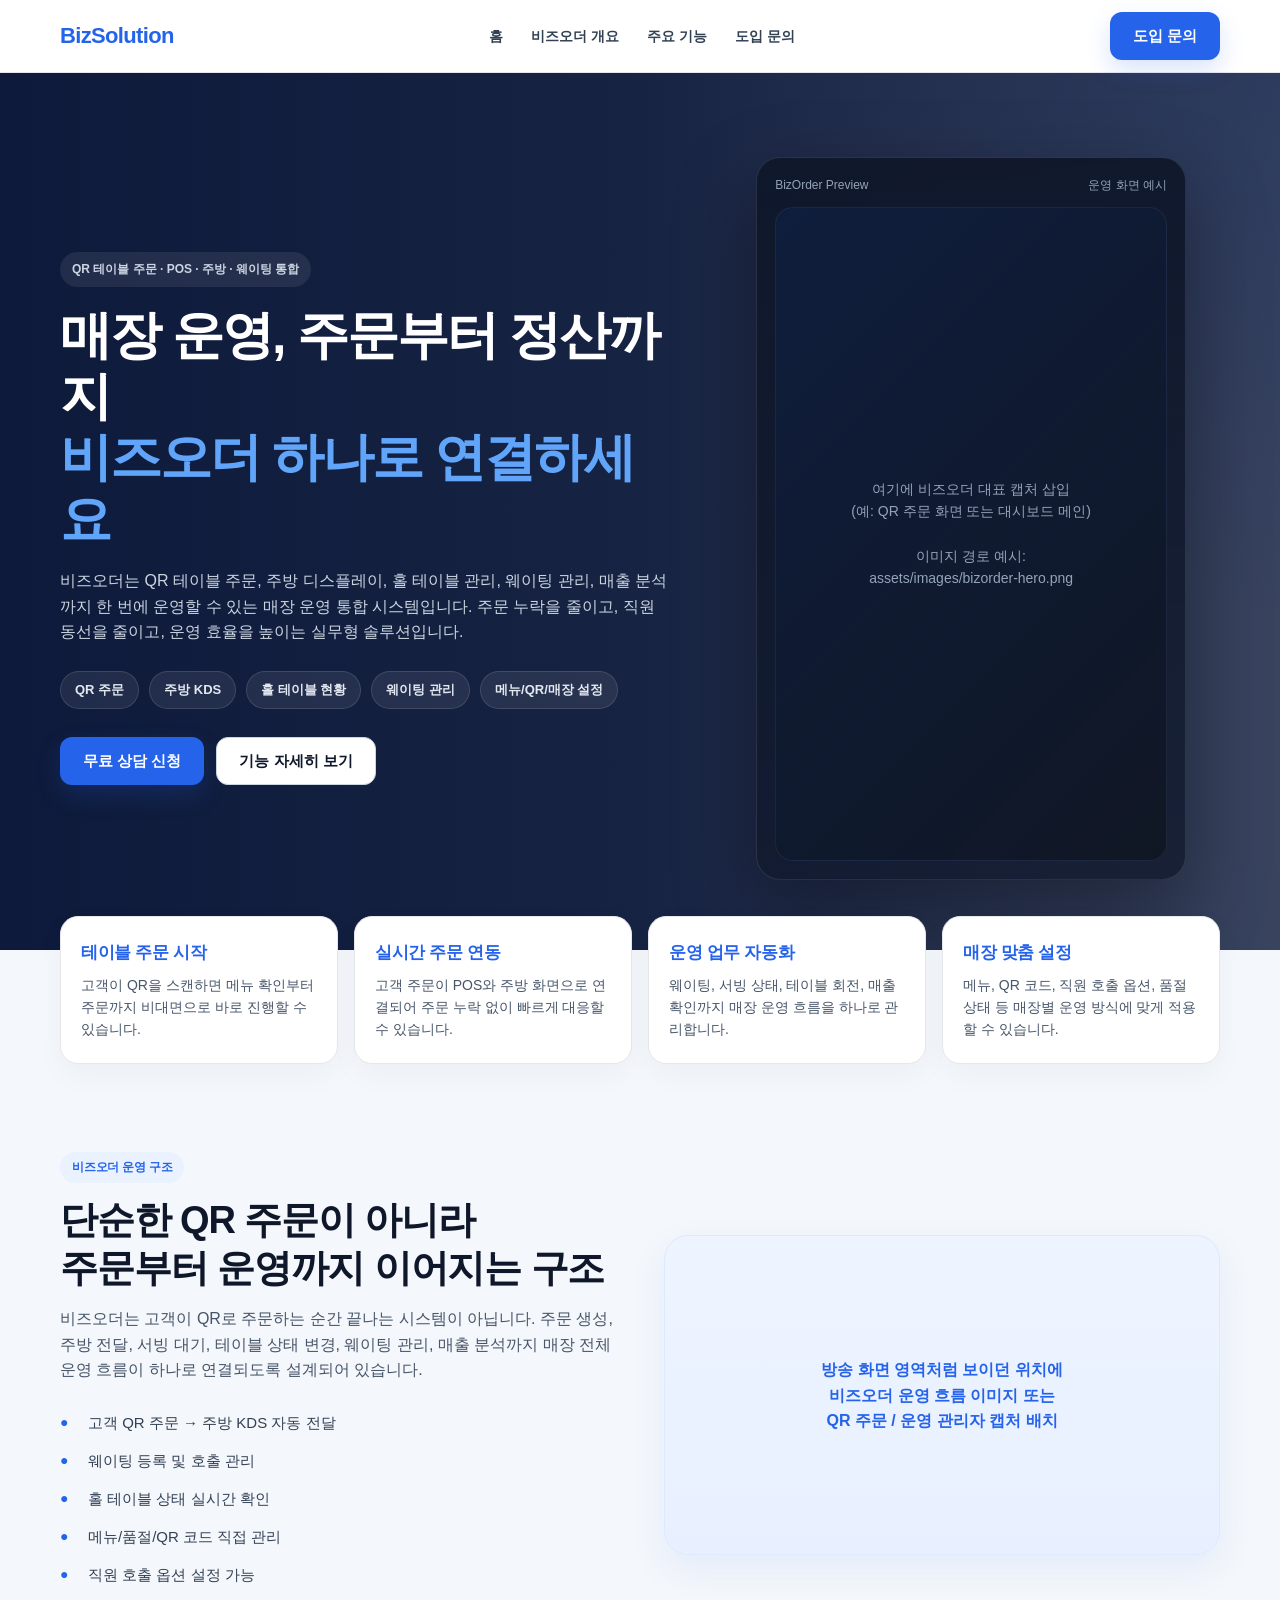
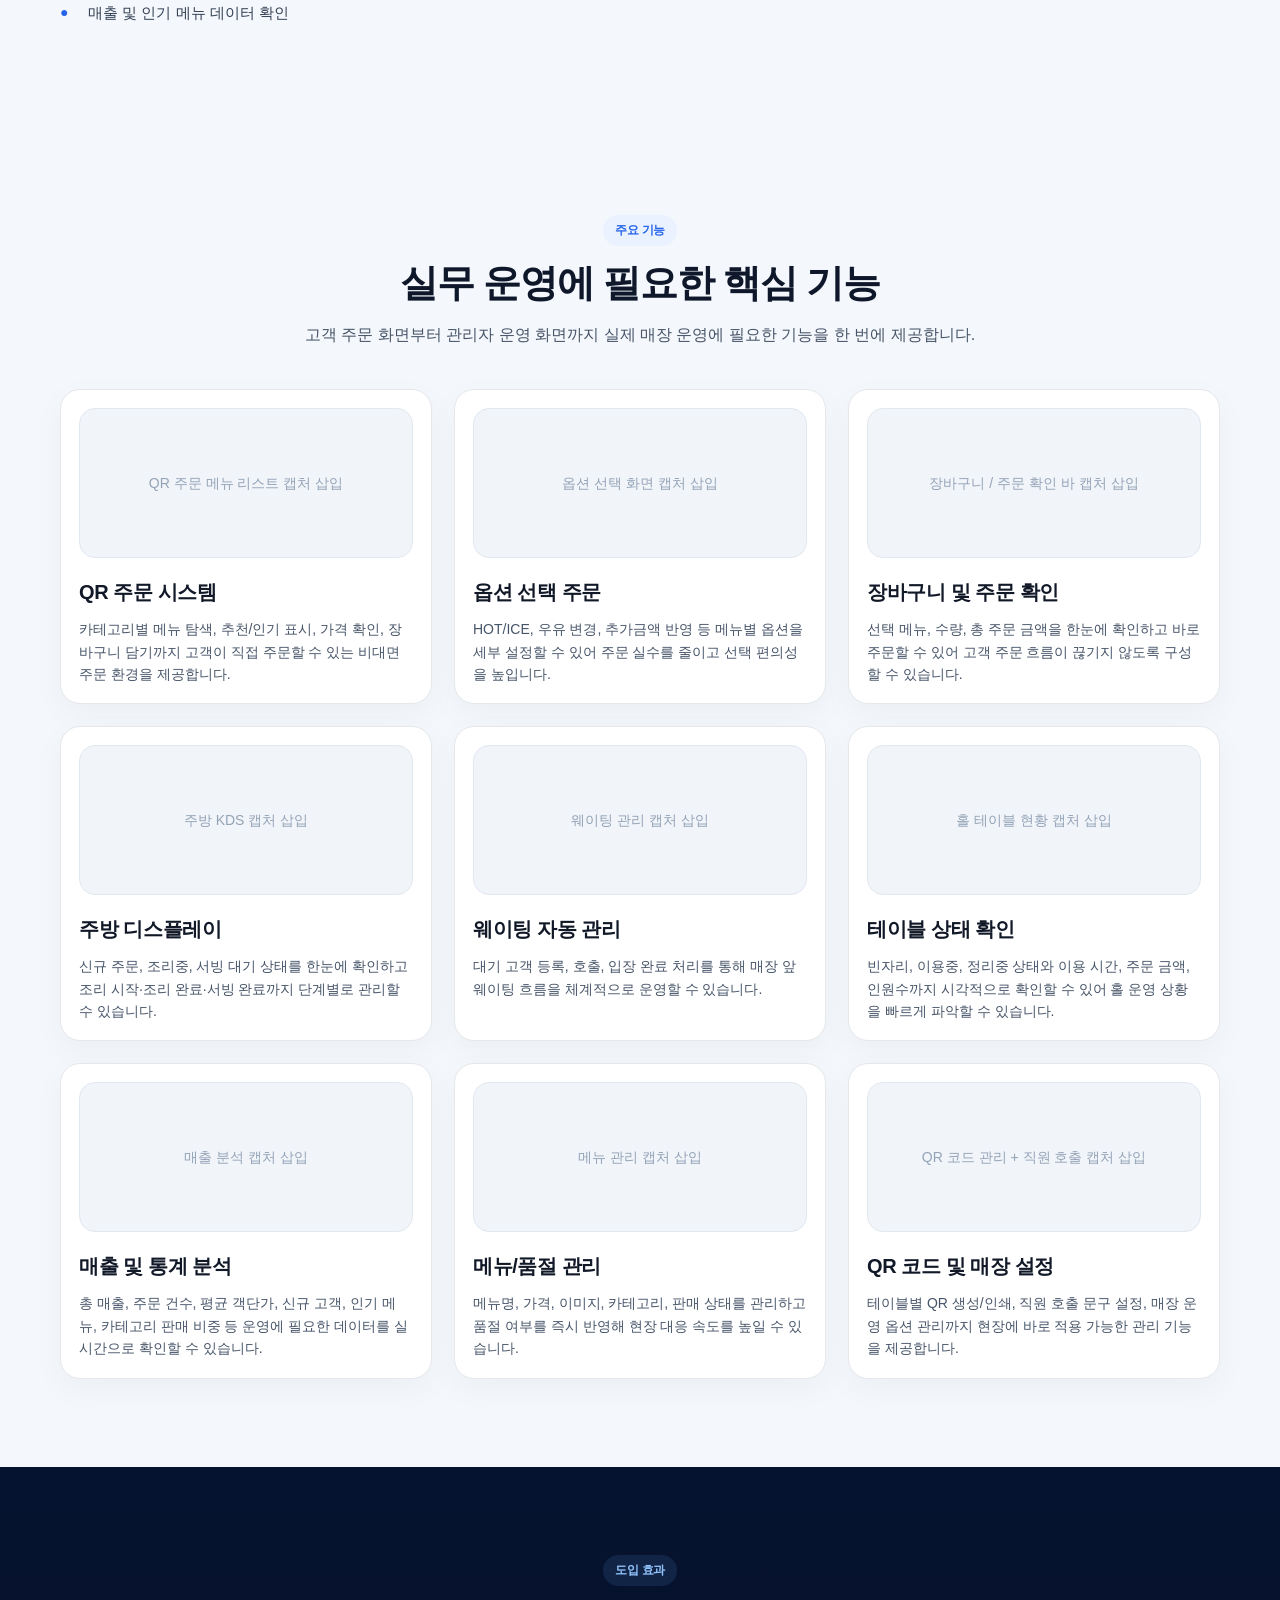
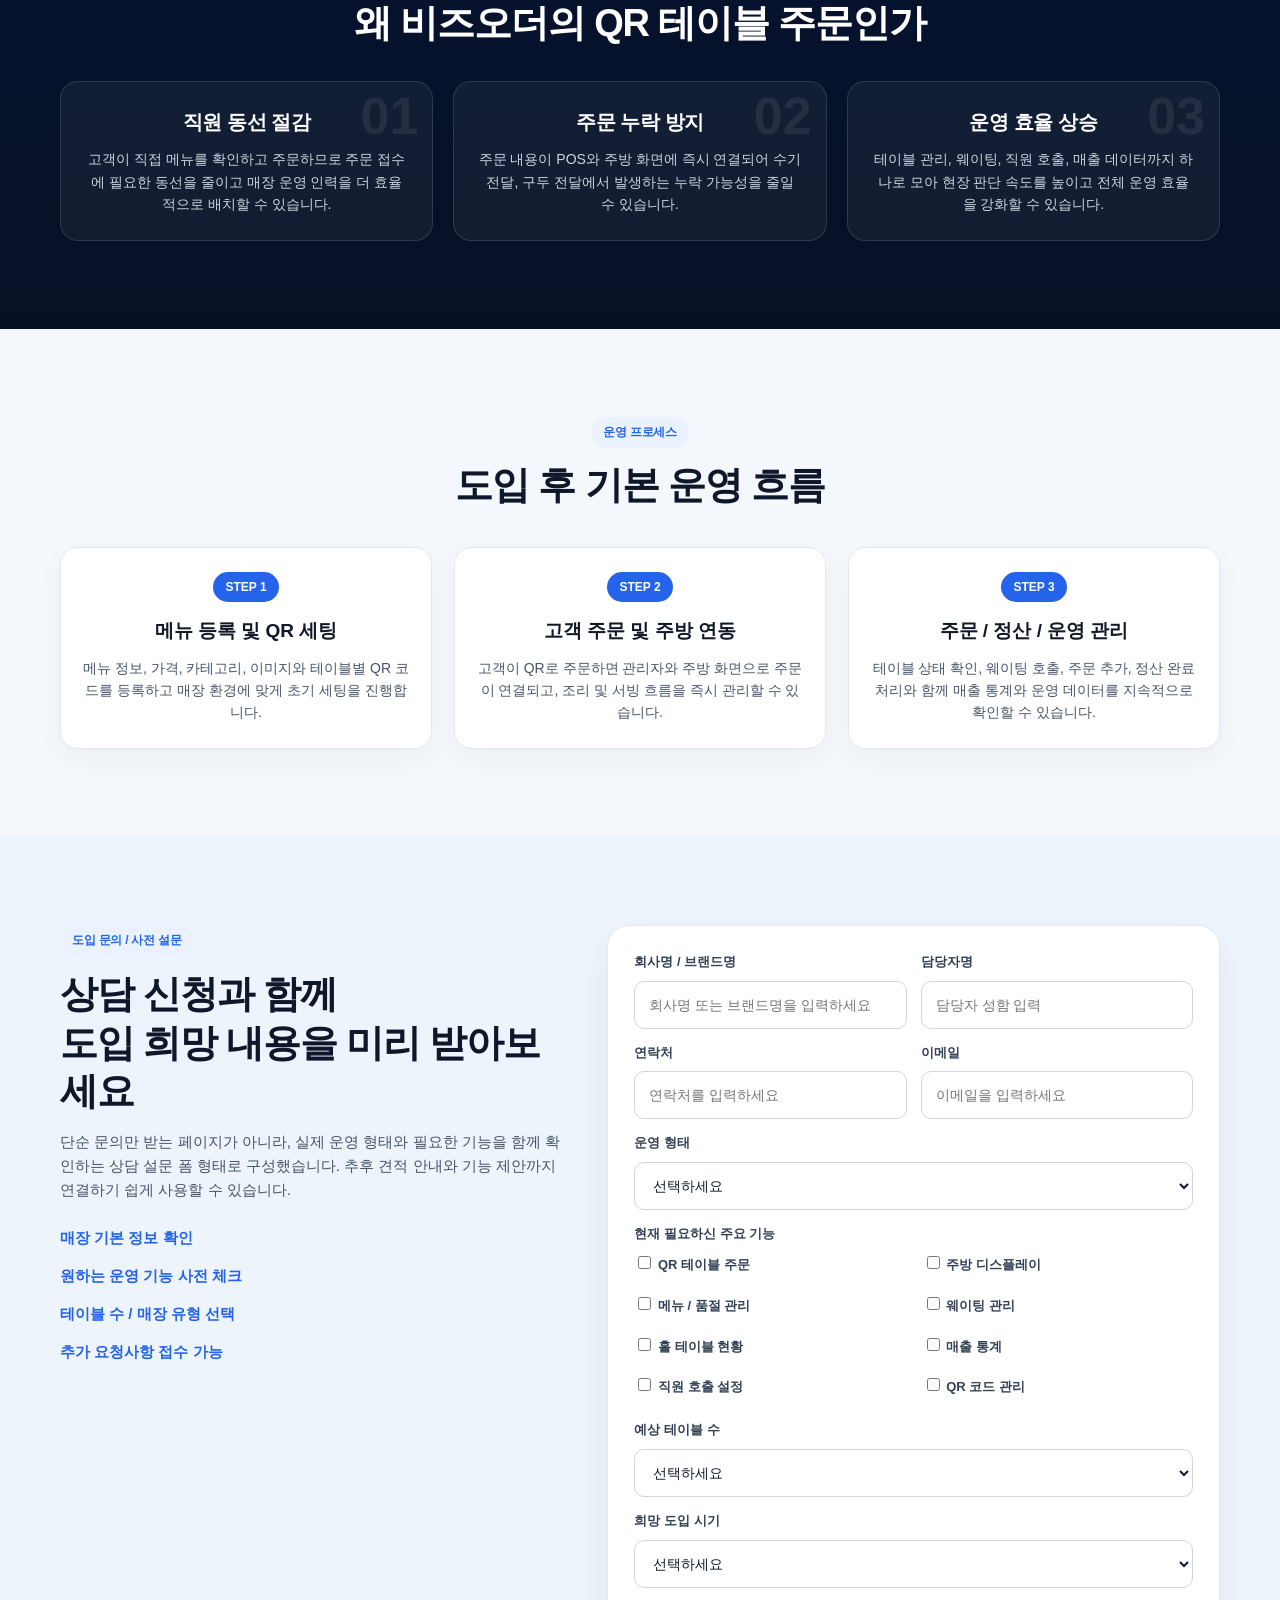
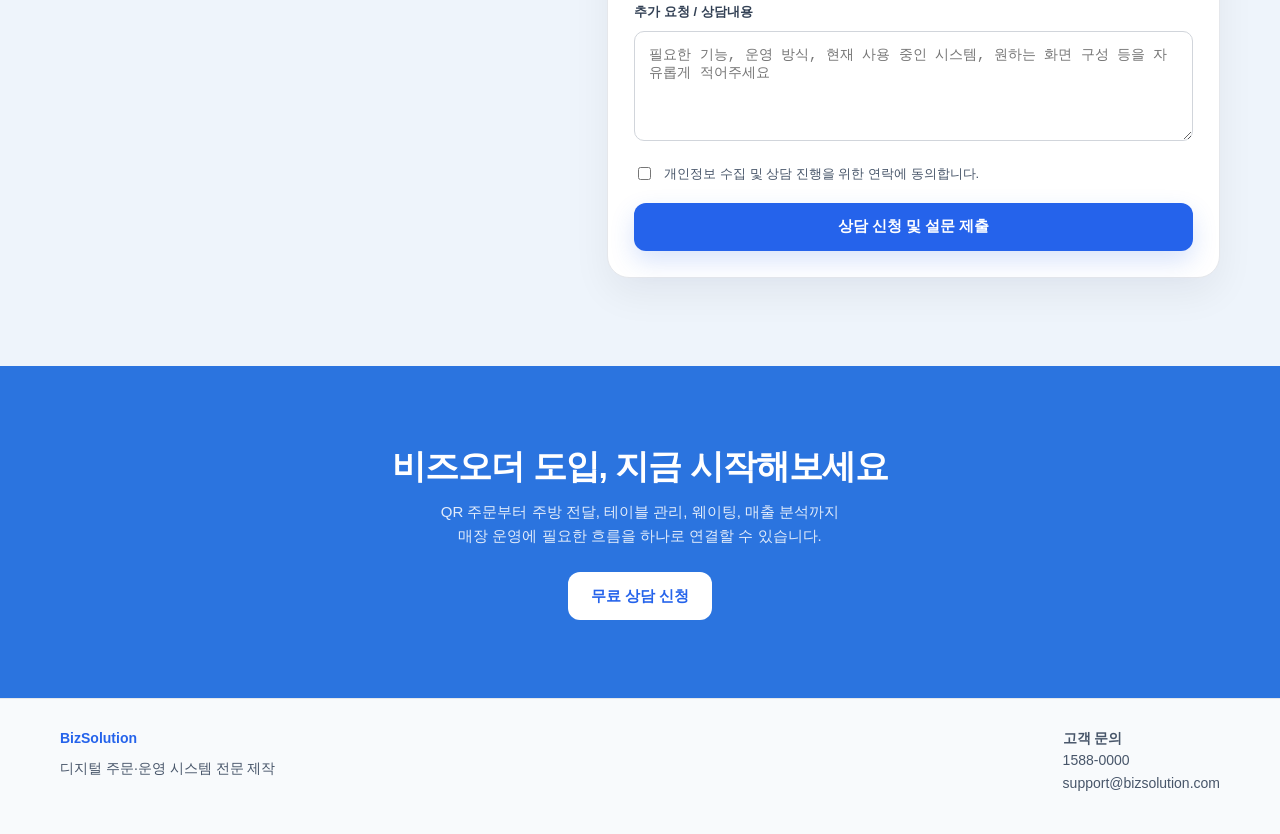
<file: qr-order.html>
<!DOCTYPE html>
<html lang="ko">

<head>
  <meta charset="UTF-8" />
  <meta name="viewport" content="width=device-width, initial-scale=1.0" />
  <title>비즈오더 | QR 테이블 주문 & 매장 운영 시스템</title>
  <style>
    * {
      box-sizing: border-box;
    }

    html {
      scroll-behavior: smooth;
    }

    body {
      margin: 0;
      font-family: "Pretendard", "Noto Sans KR", Arial, sans-serif;
      background: #f4f7fb;
      color: #111827;
      line-height: 1.6;
    }

    a {
      text-decoration: none;
      color: inherit;
    }

    img {
      max-width: 100%;
      display: block;
    }

    .container {
      width: 100%;
      max-width: 1200px;
      margin: 0 auto;
      padding: 0 20px;
    }

    .section {
      padding: 88px 0;
    }

    .section-sm {
      padding: 56px 0;
    }

    .eyebrow {
      display: inline-flex;
      align-items: center;
      padding: 6px 12px;
      border-radius: 999px;
      background: #eaf2ff;
      color: #2563eb;
      font-size: 12px;
      font-weight: 700;
      letter-spacing: -0.02em;
      margin-bottom: 14px;
    }

    .section-title {
      margin: 0 0 14px;
      font-size: 38px;
      line-height: 1.25;
      letter-spacing: -0.03em;
      color: #0f172a;
    }

    .section-desc {
      margin: 0;
      color: #475569;
      font-size: 16px;
    }

    .text-center {
      text-align: center;
    }

    /* Header */
    .site-header {
      position: sticky;
      top: 0;
      z-index: 100;
      background: rgba(255, 255, 255, 0.96);
      backdrop-filter: blur(12px);
      border-bottom: 1px solid #e5e7eb;
    }

    .header-inner {
      height: 72px;
      display: flex;
      align-items: center;
      justify-content: space-between;
      gap: 20px;
    }

    .logo {
      font-size: 22px;
      font-weight: 800;
      color: #2563eb;
      letter-spacing: -0.03em;
    }

    .nav {
      display: flex;
      gap: 28px;
      align-items: center;
    }

    .nav a {
      font-size: 14px;
      color: #334155;
      font-weight: 600;
    }

    .btn {
      display: inline-flex;
      justify-content: center;
      align-items: center;
      gap: 8px;
      min-height: 48px;
      padding: 0 22px;
      border-radius: 12px;
      border: 1px solid transparent;
      font-size: 15px;
      font-weight: 700;
      cursor: pointer;
      transition: 0.2s ease;
    }

    .btn:hover {
      transform: translateY(-1px);
    }

    .btn-primary {
      background: #2563eb;
      color: #fff;
      box-shadow: 0 10px 24px rgba(37, 99, 235, 0.18);
    }

    .btn-primary:hover {
      background: #1d4ed8;
    }

    .btn-secondary {
      background: #fff;
      border-color: #cbd5e1;
      color: #0f172a;
    }

    /* Hero */
    .hero {
      background:
        linear-gradient(90deg, rgba(4, 17, 51, 0.96) 0%, rgba(4, 17, 51, 0.92) 50%, rgba(4, 17, 51, 0.78) 100%),
        radial-gradient(circle at right top, rgba(37, 99, 235, 0.25), transparent 35%);
      color: #fff;
      padding: 84px 0 70px;
      overflow: hidden;
    }

    .hero-grid {
      display: grid;
      grid-template-columns: 1.1fr 0.9fr;
      gap: 54px;
      align-items: center;
    }

    .hero-badge {
      display: inline-flex;
      align-items: center;
      padding: 8px 12px;
      border-radius: 999px;
      background: rgba(255, 255, 255, 0.08);
      color: #cbd5e1;
      font-size: 12px;
      font-weight: 700;
      margin-bottom: 18px;
    }

    .hero-title {
      margin: 0 0 18px;
      font-size: 52px;
      line-height: 1.18;
      letter-spacing: -0.04em;
      color: #fff;
    }

    .hero-title .accent {
      color: #60a5fa;
    }

    .hero-desc {
      margin: 0 0 26px;
      max-width: 620px;
      color: #cbd5e1;
      font-size: 16px;
    }

    .hero-tags {
      display: flex;
      flex-wrap: wrap;
      gap: 10px;
      margin-bottom: 28px;
    }

    .hero-tag {
      display: inline-flex;
      align-items: center;
      min-height: 38px;
      padding: 0 14px;
      border-radius: 999px;
      background: rgba(255, 255, 255, 0.08);
      border: 1px solid rgba(255, 255, 255, 0.12);
      color: #e2e8f0;
      font-size: 13px;
      font-weight: 600;
    }

    .hero-actions {
      display: flex;
      gap: 12px;
      flex-wrap: wrap;
    }

    .hero-visual {
      position: relative;
      display: flex;
      justify-content: center;
    }

    .hero-card {
      width: 100%;
      max-width: 430px;
      padding: 18px;
      border-radius: 24px;
      background: linear-gradient(180deg, rgba(15, 23, 42, 0.95), rgba(15, 23, 42, 0.75));
      border: 1px solid rgba(255, 255, 255, 0.1);
      box-shadow: 0 30px 80px rgba(0, 0, 0, 0.35);
    }

    .hero-card-top {
      display: flex;
      align-items: center;
      justify-content: space-between;
      color: #94a3b8;
      font-size: 12px;
      margin-bottom: 12px;
    }

    .hero-card-screen {
      border-radius: 18px;
      overflow: hidden;
      background: #0b1220;
      aspect-ratio: 9 / 15;
      border: 1px solid rgba(255, 255, 255, 0.06);
      display: flex;
      align-items: center;
      justify-content: center;
      color: #94a3b8;
      font-size: 14px;
      text-align: center;
      padding: 20px;
      background-image: linear-gradient(135deg, rgba(37, 99, 235, 0.14), rgba(255, 255, 255, 0.02));
    }

    /* Summary cards */
    .summary-wrap {
      margin-top: -34px;
      position: relative;
      z-index: 5;
    }

    .summary-grid {
      display: grid;
      grid-template-columns: repeat(4, 1fr);
      gap: 16px;
    }

    .summary-card {
      background: #fff;
      border: 1px solid #e5e7eb;
      border-radius: 18px;
      padding: 22px 20px;
      box-shadow: 0 10px 30px rgba(15, 23, 42, 0.04);
    }

    .summary-card h3 {
      margin: 0 0 8px;
      font-size: 17px;
      color: #2563eb;
      letter-spacing: -0.02em;
    }

    .summary-card p {
      margin: 0;
      font-size: 14px;
      color: #475569;
    }

    /* Intro split */
    .split-grid {
      display: grid;
      grid-template-columns: 1fr 1fr;
      gap: 48px;
      align-items: center;
    }

    .check-list {
      list-style: none;
      padding: 0;
      margin: 28px 0 0;
    }

    .check-list li {
      position: relative;
      padding-left: 28px;
      margin-bottom: 14px;
      color: #334155;
      font-size: 15px;
      font-weight: 500;
    }

    .check-list li::before {
      content: "●";
      position: absolute;
      left: 0;
      top: 0;
      color: #2563eb;
      font-size: 14px;
    }

    .visual-box {
      min-height: 320px;
      background: linear-gradient(180deg, #eef4ff, #e8f0ff);
      border-radius: 24px;
      border: 1px solid #dbeafe;
      box-shadow: 0 14px 36px rgba(37, 99, 235, 0.08);
      padding: 24px;
      display: flex;
      align-items: center;
      justify-content: center;
      color: #2563eb;
      text-align: center;
      font-weight: 700;
    }

    /* Feature grid */
    .feature-grid {
      display: grid;
      grid-template-columns: repeat(3, 1fr);
      gap: 22px;
      margin-top: 42px;
    }

    .feature-card {
      background: #fff;
      border: 1px solid #e5e7eb;
      border-radius: 20px;
      padding: 18px;
      box-shadow: 0 10px 32px rgba(15, 23, 42, 0.04);
    }

    .feature-thumb {
      height: 150px;
      border-radius: 16px;
      background: #f1f5f9;
      border: 1px solid #e2e8f0;
      margin-bottom: 18px;
      display: flex;
      align-items: center;
      justify-content: center;
      color: #94a3b8;
      font-size: 14px;
      text-align: center;
      overflow: hidden;
    }

    .feature-card h3 {
      margin: 0 0 10px;
      font-size: 20px;
      letter-spacing: -0.02em;
    }

    .feature-card p {
      margin: 0;
      color: #475569;
      font-size: 14px;
    }

    /* Dark reason section */
    .dark-section {
      background: linear-gradient(180deg, #061330, #071126);
      color: #fff;
    }

    .dark-section .section-title,
    .dark-section .section-desc {
      color: #fff;
    }

    .reason-grid {
      display: grid;
      grid-template-columns: repeat(3, 1fr);
      gap: 20px;
      margin-top: 34px;
    }

    .reason-card {
      position: relative;
      background: rgba(255, 255, 255, 0.05);
      border: 1px solid rgba(255, 255, 255, 0.12);
      border-radius: 18px;
      padding: 24px;
      overflow: hidden;
    }

    .reason-number {
      position: absolute;
      right: 14px;
      top: 8px;
      font-size: 52px;
      font-weight: 800;
      color: rgba(255, 255, 255, 0.08);
      line-height: 1;
    }

    .reason-card h3 {
      position: relative;
      margin: 0 0 10px;
      font-size: 20px;
      letter-spacing: -0.02em;
    }

    .reason-card p {
      position: relative;
      margin: 0;
      color: #cbd5e1;
      font-size: 14px;
    }

    /* Flow */
    .flow-grid {
      display: grid;
      grid-template-columns: repeat(3, 1fr);
      gap: 22px;
      margin-top: 38px;
    }

    .flow-card {
      background: #fff;
      border: 1px solid #e5e7eb;
      border-radius: 18px;
      padding: 24px 20px;
      text-align: center;
      box-shadow: 0 10px 30px rgba(15, 23, 42, 0.04);
    }

    .flow-step {
      display: inline-flex;
      align-items: center;
      justify-content: center;
      min-width: 64px;
      height: 30px;
      padding: 0 12px;
      border-radius: 999px;
      background: #2563eb;
      color: #fff;
      font-size: 12px;
      font-weight: 700;
      margin-bottom: 14px;
    }

    .flow-card h3 {
      margin: 0 0 10px;
      font-size: 19px;
    }

    .flow-card p {
      margin: 0;
      font-size: 14px;
      color: #475569;
    }

    /* Form section */
    .form-section {
      background: #eef4fb;
    }

    .form-grid {
      display: grid;
      grid-template-columns: 0.9fr 1.1fr;
      gap: 46px;
      align-items: start;
    }

    .form-copy h2 {
      margin: 0 0 14px;
      font-size: 38px;
      line-height: 1.28;
      letter-spacing: -0.03em;
      color: #0f172a;
    }

    .form-copy p {
      margin: 0 0 24px;
      color: #475569;
      font-size: 15px;
    }

    .form-copy ul {
      padding: 0;
      margin: 0;
      list-style: none;
    }

    .form-copy li {
      margin-bottom: 14px;
      color: #2563eb;
      font-weight: 700;
      font-size: 15px;
    }

    .consult-form {
      background: #fff;
      border: 1px solid #e5e7eb;
      border-radius: 22px;
      padding: 26px;
      box-shadow: 0 16px 38px rgba(15, 23, 42, 0.06);
    }

    .form-grid-2 {
      display: grid;
      grid-template-columns: 1fr 1fr;
      gap: 14px;
    }

    .field {
      margin-bottom: 14px;
    }

    .field label {
      display: block;
      margin-bottom: 8px;
      font-size: 13px;
      font-weight: 700;
      color: #334155;
    }

    .input,
    .select,
    .textarea {
      width: 100%;
      border: 1px solid #d1d5db;
      border-radius: 10px;
      min-height: 48px;
      padding: 12px 14px;
      font-size: 14px;
      background: #fff;
      color: #111827;
      outline: none;
    }

    .textarea {
      min-height: 110px;
      resize: vertical;
      padding-top: 14px;
    }

    .input:focus,
    .select:focus,
    .textarea:focus {
      border-color: #2563eb;
      box-shadow: 0 0 0 4px rgba(37, 99, 235, 0.08);
    }

    .check-group {
      display: grid;
      grid-template-columns: repeat(2, 1fr);
      gap: 10px 18px;
      margin-top: 8px;
    }

    .check-item {
      display: flex;
      align-items: center;
      gap: 8px;
      font-size: 14px;
      color: #334155;
    }

    .agree {
      display: flex;
      align-items: flex-start;
      gap: 10px;
      margin: 16px 0 18px;
      font-size: 13px;
      color: #475569;
    }

    .form-submit {
      width: 100%;
    }

    /* CTA */
    .cta-band {
      background: #2b74df;
      color: #fff;
      padding: 78px 0;
      text-align: center;
    }

    .cta-band h2 {
      margin: 0 0 12px;
      font-size: 34px;
      line-height: 1.3;
      letter-spacing: -0.03em;
    }

    .cta-band p {
      margin: 0 0 24px;
      color: rgba(255, 255, 255, 0.86);
      font-size: 15px;
    }

    .btn-white {
      background: #fff;
      color: #2563eb;
      font-weight: 800;
    }

    /* Footer */
    .site-footer {
      background: #f8fafc;
      border-top: 1px solid #e5e7eb;
      padding: 28px 0 40px;
    }

    .footer-inner {
      display: flex;
      justify-content: space-between;
      gap: 24px;
      flex-wrap: wrap;
      color: #475569;
      font-size: 14px;
    }

    .footer-brand {
      font-weight: 800;
      color: #2563eb;
      margin-bottom: 8px;
    }

    /* Helpers */
    .mt-8 {
      margin-top: 8px;
    }

    .mt-12 {
      margin-top: 12px;
    }

    .mt-16 {
      margin-top: 16px;
    }

    .anchor-offset {
      scroll-margin-top: 90px;
    }

    /* Responsive */
    @media (max-width: 1024px) {

      .hero-grid,
      .split-grid,
      .form-grid {
        grid-template-columns: 1fr;
      }

      .summary-grid,
      .feature-grid,
      .reason-grid,
      .flow-grid {
        grid-template-columns: repeat(2, 1fr);
      }
    }

    @media (max-width: 768px) {
      .header-inner {
        height: 64px;
      }

      .nav {
        display: none;
      }

      .hero {
        padding: 72px 0 60px;
      }

      .hero-title {
        font-size: 38px;
      }

      .section {
        padding: 70px 0;
      }

      .section-title,
      .form-copy h2,
      .cta-band h2 {
        font-size: 30px;
      }

      .summary-grid,
      .feature-grid,
      .reason-grid,
      .flow-grid,
      .form-grid-2 {
        grid-template-columns: 1fr;
      }

      .check-group {
        grid-template-columns: 1fr;
      }
    }
  </style>
</head>

<body>

  <header class="site-header">
    <div class="container header-inner">
      <a href="#" class="logo">BizSolution</a>

      <nav class="nav">
        <a href="#hero">홈</a>
        <a href="#overview">비즈오더 개요</a>
        <a href="#features">주요 기능</a>
        <a href="#consult">도입 문의</a>
      </nav>

      <a href="#consult" class="btn btn-primary">도입 문의</a>
    </div>
  </header>

  <!-- HERO -->
  <section class="hero anchor-offset" id="hero">
    <div class="container hero-grid">
      <div>
        <div class="hero-badge">QR 테이블 주문 · POS · 주방 · 웨이팅 통합</div>

        <h1 class="hero-title">
          매장 운영, 주문부터 정산까지<br />
          <span class="accent">비즈오더 하나로 연결하세요</span>
        </h1>

        <p class="hero-desc">
          비즈오더는 QR 테이블 주문, 주방 디스플레이, 홀 테이블 관리, 웨이팅 관리, 매출 분석까지
          한 번에 운영할 수 있는 매장 운영 통합 시스템입니다. 주문 누락을 줄이고, 직원 동선을 줄이고,
          운영 효율을 높이는 실무형 솔루션입니다.
        </p>

        <div class="hero-tags">
          <span class="hero-tag">QR 주문</span>
          <span class="hero-tag">주방 KDS</span>
          <span class="hero-tag">홀 테이블 현황</span>
          <span class="hero-tag">웨이팅 관리</span>
          <span class="hero-tag">메뉴/QR/매장 설정</span>
        </div>

        <div class="hero-actions">
          <a href="#consult" class="btn btn-primary">무료 상담 신청</a>
          <a href="#features" class="btn btn-secondary">기능 자세히 보기</a>
        </div>
      </div>

      <div class="hero-visual">
        <div class="hero-card">
          <div class="hero-card-top">
            <span>BizOrder Preview</span>
            <span>운영 화면 예시</span>
          </div>
          <div class="hero-card-screen">
            여기에 비즈오더 대표 캡처 삽입<br />
            (예: QR 주문 화면 또는 대시보드 메인)<br /><br />
            이미지 경로 예시:<br />
            assets/images/bizorder-hero.png
          </div>
        </div>
      </div>
    </div>
  </section>

  <!-- SUMMARY -->
  <div class="summary-wrap">
    <div class="container">
      <div class="summary-grid">
        <div class="summary-card">
          <h3>테이블 주문 시작</h3>
          <p>고객이 QR을 스캔하면 메뉴 확인부터 주문까지 비대면으로 바로 진행할 수 있습니다.</p>
        </div>
        <div class="summary-card">
          <h3>실시간 주문 연동</h3>
          <p>고객 주문이 POS와 주방 화면으로 연결되어 주문 누락 없이 빠르게 대응할 수 있습니다.</p>
        </div>
        <div class="summary-card">
          <h3>운영 업무 자동화</h3>
          <p>웨이팅, 서빙 상태, 테이블 회전, 매출 확인까지 매장 운영 흐름을 하나로 관리합니다.</p>
        </div>
        <div class="summary-card">
          <h3>매장 맞춤 설정</h3>
          <p>메뉴, QR 코드, 직원 호출 옵션, 품절 상태 등 매장별 운영 방식에 맞게 적용할 수 있습니다.</p>
        </div>
      </div>
    </div>
  </div>

  <!-- OVERVIEW -->
  <section class="section anchor-offset" id="overview">
    <div class="container split-grid">
      <div>
        <div class="eyebrow">비즈오더 운영 구조</div>
        <h2 class="section-title">
          단순한 QR 주문이 아니라<br />
          <strong>주문부터 운영까지 이어지는 구조</strong>
        </h2>
        <p class="section-desc">
          비즈오더는 고객이 QR로 주문하는 순간 끝나는 시스템이 아닙니다.
          주문 생성, 주방 전달, 서빙 대기, 테이블 상태 변경, 웨이팅 관리, 매출 분석까지
          매장 전체 운영 흐름이 하나로 연결되도록 설계되어 있습니다.
        </p>

        <ul class="check-list">
          <li>고객 QR 주문 → 주방 KDS 자동 전달</li>
          <li>웨이팅 등록 및 호출 관리</li>
          <li>홀 테이블 상태 실시간 확인</li>
          <li>메뉴/품절/QR 코드 직접 관리</li>
          <li>직원 호출 옵션 설정 가능</li>
          <li>매출 및 인기 메뉴 데이터 확인</li>
        </ul>
      </div>

      <div class="visual-box">
        방송 화면 영역처럼 보이던 위치에<br />
        비즈오더 운영 흐름 이미지 또는<br />
        QR 주문 / 운영 관리자 캡처 배치
      </div>
    </div>
  </section>

  <!-- FEATURES -->
  <section class="section anchor-offset" id="features">
    <div class="container">
      <div class="text-center">
        <div class="eyebrow">주요 기능</div>
        <h2 class="section-title">실무 운영에 필요한 핵심 기능</h2>
        <p class="section-desc">
          고객 주문 화면부터 관리자 운영 화면까지 실제 매장 운영에 필요한 기능을 한 번에 제공합니다.
        </p>
      </div>

      <div class="feature-grid">
        <div class="feature-card">
          <div class="feature-thumb">QR 주문 메뉴 리스트 캡처 삽입</div>
          <h3>QR 주문 시스템</h3>
          <p>
            카테고리별 메뉴 탐색, 추천/인기 표시, 가격 확인, 장바구니 담기까지
            고객이 직접 주문할 수 있는 비대면 주문 환경을 제공합니다.
          </p>
        </div>

        <div class="feature-card">
          <div class="feature-thumb">옵션 선택 화면 캡처 삽입</div>
          <h3>옵션 선택 주문</h3>
          <p>
            HOT/ICE, 우유 변경, 추가금액 반영 등 메뉴별 옵션을 세부 설정할 수 있어
            주문 실수를 줄이고 선택 편의성을 높입니다.
          </p>
        </div>

        <div class="feature-card">
          <div class="feature-thumb">장바구니 / 주문 확인 바 캡처 삽입</div>
          <h3>장바구니 및 주문 확인</h3>
          <p>
            선택 메뉴, 수량, 총 주문 금액을 한눈에 확인하고 바로 주문할 수 있어
            고객 주문 흐름이 끊기지 않도록 구성할 수 있습니다.
          </p>
        </div>

        <div class="feature-card">
          <div class="feature-thumb">주방 KDS 캡처 삽입</div>
          <h3>주방 디스플레이</h3>
          <p>
            신규 주문, 조리중, 서빙 대기 상태를 한눈에 확인하고
            조리 시작·조리 완료·서빙 완료까지 단계별로 관리할 수 있습니다.
          </p>
        </div>

        <div class="feature-card">
          <div class="feature-thumb">웨이팅 관리 캡처 삽입</div>
          <h3>웨이팅 자동 관리</h3>
          <p>
            대기 고객 등록, 호출, 입장 완료 처리를 통해 매장 앞 웨이팅 흐름을 체계적으로 운영할 수 있습니다.
          </p>
        </div>

        <div class="feature-card">
          <div class="feature-thumb">홀 테이블 현황 캡처 삽입</div>
          <h3>테이블 상태 확인</h3>
          <p>
            빈자리, 이용중, 정리중 상태와 이용 시간, 주문 금액, 인원수까지 시각적으로 확인할 수 있어
            홀 운영 상황을 빠르게 파악할 수 있습니다.
          </p>
        </div>

        <div class="feature-card">
          <div class="feature-thumb">매출 분석 캡처 삽입</div>
          <h3>매출 및 통계 분석</h3>
          <p>
            총 매출, 주문 건수, 평균 객단가, 신규 고객, 인기 메뉴, 카테고리 판매 비중 등
            운영에 필요한 데이터를 실시간으로 확인할 수 있습니다.
          </p>
        </div>

        <div class="feature-card">
          <div class="feature-thumb">메뉴 관리 캡처 삽입</div>
          <h3>메뉴/품절 관리</h3>
          <p>
            메뉴명, 가격, 이미지, 카테고리, 판매 상태를 관리하고
            품절 여부를 즉시 반영해 현장 대응 속도를 높일 수 있습니다.
          </p>
        </div>

        <div class="feature-card">
          <div class="feature-thumb">QR 코드 관리 + 직원 호출 캡처 삽입</div>
          <h3>QR 코드 및 매장 설정</h3>
          <p>
            테이블별 QR 생성/인쇄, 직원 호출 문구 설정, 매장 운영 옵션 관리까지
            현장에 바로 적용 가능한 관리 기능을 제공합니다.
          </p>
        </div>
      </div>
    </div>
  </section>

  <!-- WHY -->
  <section class="section dark-section">
    <div class="container text-center">
      <div class="eyebrow" style="background: rgba(96,165,250,0.12); color:#93c5fd;">도입 효과</div>
      <h2 class="section-title">왜 비즈오더의 QR 테이블 주문인가</h2>

      <div class="reason-grid">
        <div class="reason-card">
          <div class="reason-number">01</div>
          <h3>직원 동선 절감</h3>
          <p>
            고객이 직접 메뉴를 확인하고 주문하므로 주문 접수에 필요한 동선을 줄이고
            매장 운영 인력을 더 효율적으로 배치할 수 있습니다.
          </p>
        </div>

        <div class="reason-card">
          <div class="reason-number">02</div>
          <h3>주문 누락 방지</h3>
          <p>
            주문 내용이 POS와 주방 화면에 즉시 연결되어
            수기 전달, 구두 전달에서 발생하는 누락 가능성을 줄일 수 있습니다.
          </p>
        </div>

        <div class="reason-card">
          <div class="reason-number">03</div>
          <h3>운영 효율 상승</h3>
          <p>
            테이블 관리, 웨이팅, 직원 호출, 매출 데이터까지 하나로 모아
            현장 판단 속도를 높이고 전체 운영 효율을 강화할 수 있습니다.
          </p>
        </div>
      </div>
    </div>
  </section>

  <!-- FLOW -->
  <section class="section">
    <div class="container">
      <div class="text-center">
        <div class="eyebrow">운영 프로세스</div>
        <h2 class="section-title">도입 후 기본 운영 흐름</h2>
      </div>

      <div class="flow-grid">
        <div class="flow-card">
          <div class="flow-step">STEP 1</div>
          <h3>메뉴 등록 및 QR 세팅</h3>
          <p>
            메뉴 정보, 가격, 카테고리, 이미지와 테이블별 QR 코드를 등록하고
            매장 환경에 맞게 초기 세팅을 진행합니다.
          </p>
        </div>

        <div class="flow-card">
          <div class="flow-step">STEP 2</div>
          <h3>고객 주문 및 주방 연동</h3>
          <p>
            고객이 QR로 주문하면 관리자와 주방 화면으로 주문이 연결되고,
            조리 및 서빙 흐름을 즉시 관리할 수 있습니다.
          </p>
        </div>

        <div class="flow-card">
          <div class="flow-step">STEP 3</div>
          <h3>주문 / 정산 / 운영 관리</h3>
          <p>
            테이블 상태 확인, 웨이팅 호출, 주문 추가, 정산 완료 처리와 함께
            매출 통계와 운영 데이터를 지속적으로 확인할 수 있습니다.
          </p>
        </div>
      </div>
    </div>
  </section>

  <!-- CONSULT FORM -->
  <section class="section form-section anchor-offset" id="consult">
    <div class="container form-grid">
      <div class="form-copy">
        <div class="eyebrow">도입 문의 / 사전 설문</div>
        <h2>
          상담 신청과 함께<br />
          도입 희망 내용을 미리 받아보세요
        </h2>
        <p>
          단순 문의만 받는 페이지가 아니라, 실제 운영 형태와 필요한 기능을 함께 확인하는
          상담 설문 폼 형태로 구성했습니다. 추후 견적 안내와 기능 제안까지 연결하기 쉽게 사용할 수 있습니다.
        </p>

        <ul>
          <li>매장 기본 정보 확인</li>
          <li>원하는 운영 기능 사전 체크</li>
          <li>테이블 수 / 매장 유형 선택</li>
          <li>추가 요청사항 접수 가능</li>
        </ul>
      </div>

      <form class="consult-form">
        <div class="form-grid-2">
          <div class="field">
            <label for="company">회사명 / 브랜드명</label>
            <input id="company" class="input" type="text" placeholder="회사명 또는 브랜드명을 입력하세요" />
          </div>

          <div class="field">
            <label for="manager">담당자명</label>
            <input id="manager" class="input" type="text" placeholder="담당자 성함 입력" />
          </div>
        </div>

        <div class="form-grid-2">
          <div class="field">
            <label for="phone">연락처</label>
            <input id="phone" class="input" type="tel" placeholder="연락처를 입력하세요" />
          </div>

          <div class="field">
            <label for="email">이메일</label>
            <input id="email" class="input" type="email" placeholder="이메일을 입력하세요" />
          </div>
        </div>

        <div class="field">
          <label for="storeType">운영 형태</label>
          <select id="storeType" class="select">
            <option value="">선택하세요</option>
            <option>카페</option>
            <option>브런치 카페</option>
            <option>일반 음식점</option>
            <option>펍 / 주점</option>
            <option>푸드코트 / 복합매장</option>
            <option>기타</option>
          </select>
        </div>

        <div class="field">
          <label>현재 필요하신 주요 기능</label>
          <div class="check-group">
            <label class="check-item"><input type="checkbox" /> QR 테이블 주문</label>
            <label class="check-item"><input type="checkbox" /> 주방 디스플레이</label>
            <label class="check-item"><input type="checkbox" /> 메뉴 / 품절 관리</label>
            <label class="check-item"><input type="checkbox" /> 웨이팅 관리</label>
            <label class="check-item"><input type="checkbox" /> 홀 테이블 현황</label>
            <label class="check-item"><input type="checkbox" /> 매출 통계</label>
            <label class="check-item"><input type="checkbox" /> 직원 호출 설정</label>
            <label class="check-item"><input type="checkbox" /> QR 코드 관리</label>
          </div>
        </div>

        <div class="field">
          <label for="tableCount">예상 테이블 수</label>
          <select id="tableCount" class="select">
            <option value="">선택하세요</option>
            <option>1~10개</option>
            <option>11~20개</option>
            <option>21~40개</option>
            <option>41개 이상</option>
          </select>
        </div>

        <div class="field">
          <label for="budget">희망 도입 시기</label>
          <select id="budget" class="select">
            <option value="">선택하세요</option>
            <option>즉시 도입 희망</option>
            <option>1개월 이내</option>
            <option>3개월 이내</option>
            <option>검토 중</option>
          </select>
        </div>

        <div class="field">
          <label for="message">추가 요청 / 상담내용</label>
          <textarea id="message" class="textarea"
            placeholder="필요한 기능, 운영 방식, 현재 사용 중인 시스템, 원하는 화면 구성 등을 자유롭게 적어주세요"></textarea>
        </div>

        <label class="agree">
          <input type="checkbox" />
          <span>개인정보 수집 및 상담 진행을 위한 연락에 동의합니다.</span>
        </label>

        <button type="submit" class="btn btn-primary form-submit">상담 신청 및 설문 제출</button>
      </form>
    </div>
  </section>

  <!-- CTA -->
  <section class="cta-band">
    <div class="container">
      <h2>비즈오더 도입, 지금 시작해보세요</h2>
      <p>
        QR 주문부터 주방 전달, 테이블 관리, 웨이팅, 매출 분석까지<br />
        매장 운영에 필요한 흐름을 하나로 연결할 수 있습니다.
      </p>
      <a href="#consult" class="btn btn-white">무료 상담 신청</a>
    </div>
  </section>

  <!-- FOOTER -->
  <footer class="site-footer">
    <div class="container footer-inner">
      <div>
        <div class="footer-brand">BizSolution</div>
        <div>디지털 주문·운영 시스템 전문 제작</div>
      </div>

      <div>
        <strong>고객 문의</strong><br />
        1588-0000<br />
        support@bizsolution.com
      </div>
    </div>
  </footer>

</body>

</html>
</file>
